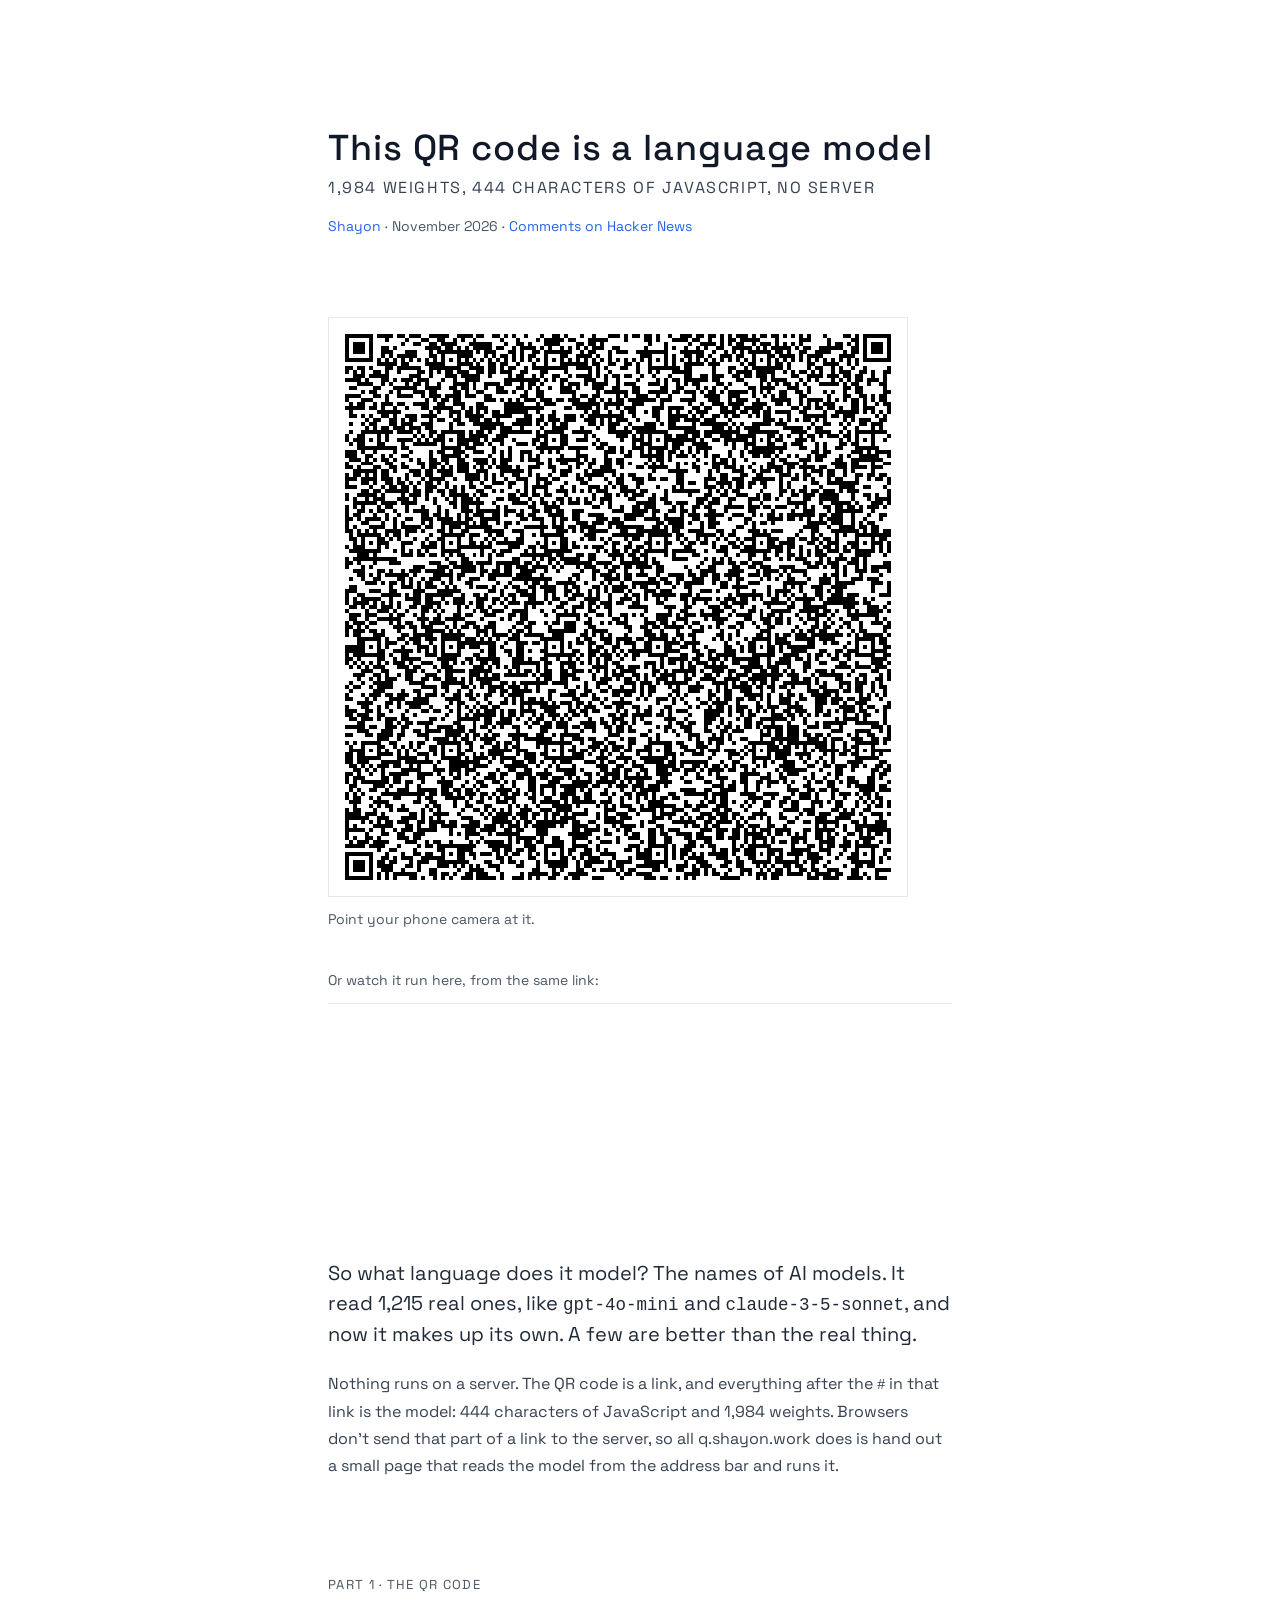
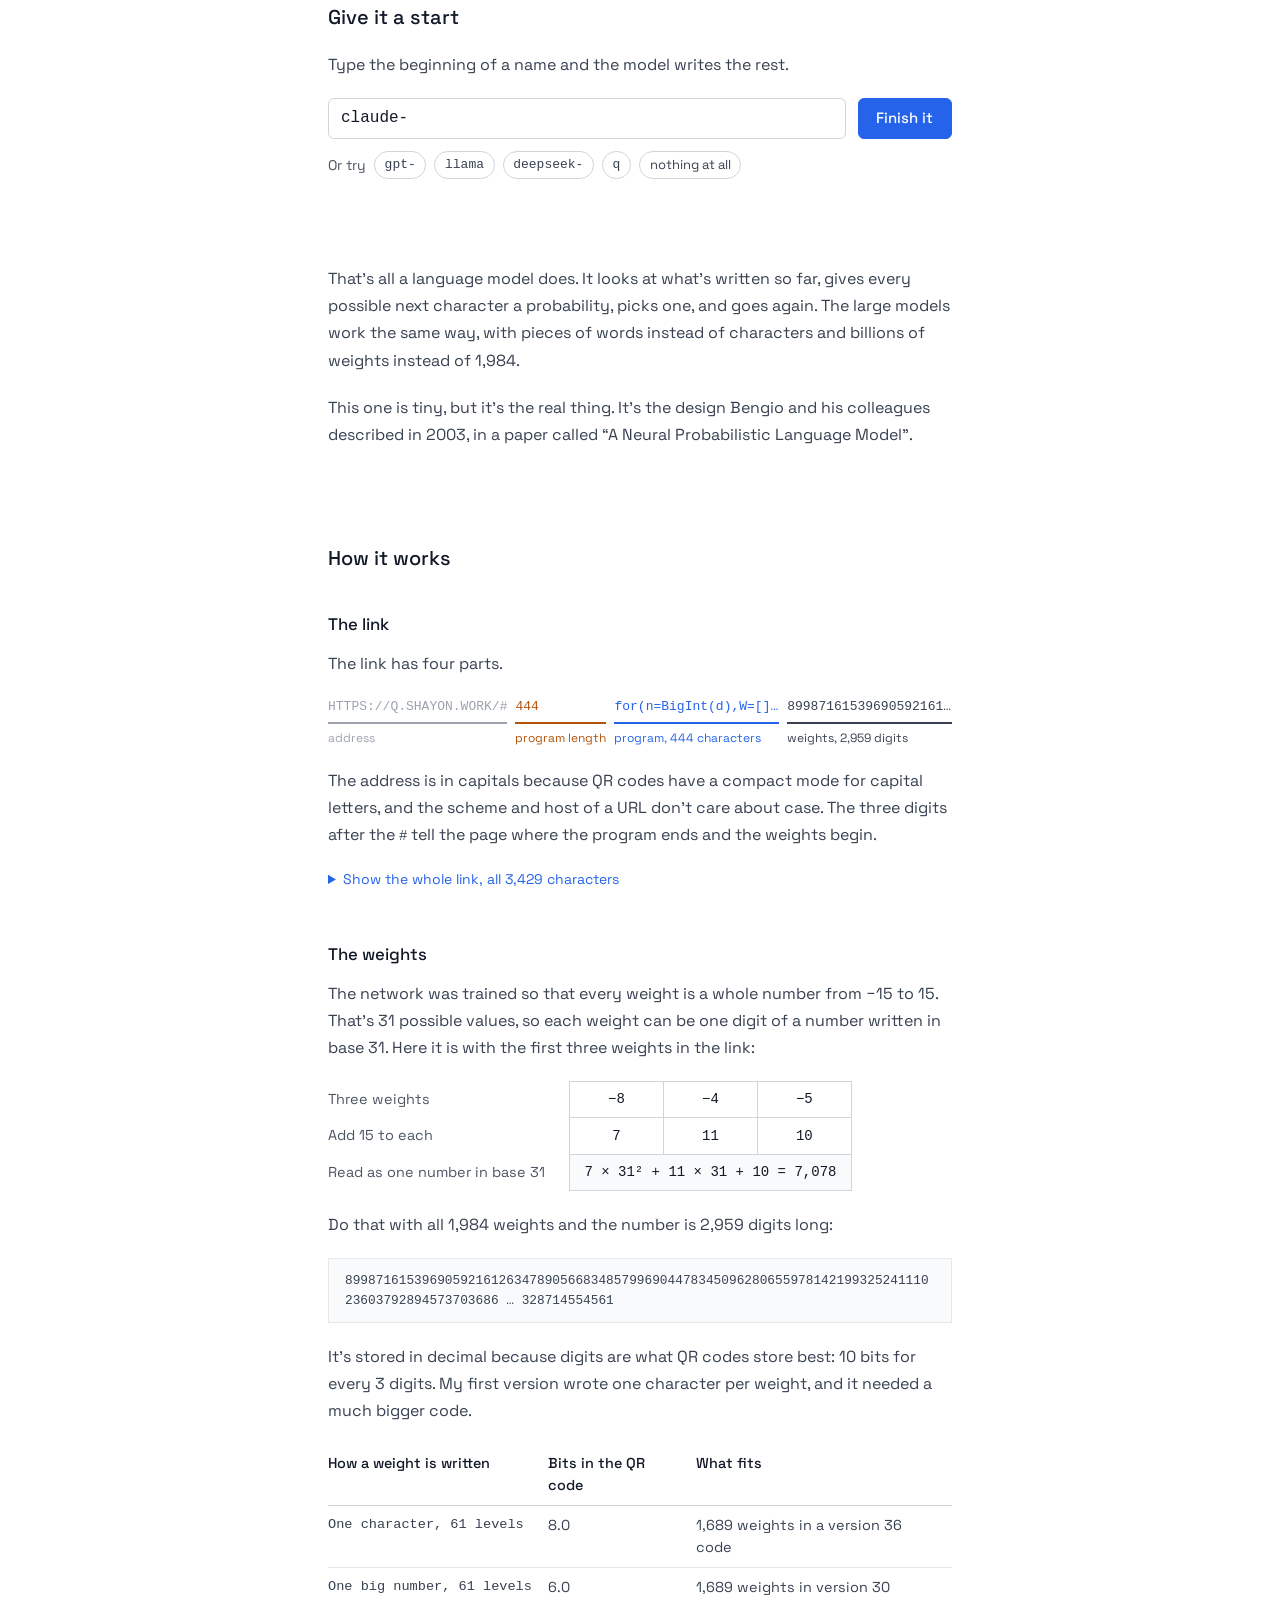
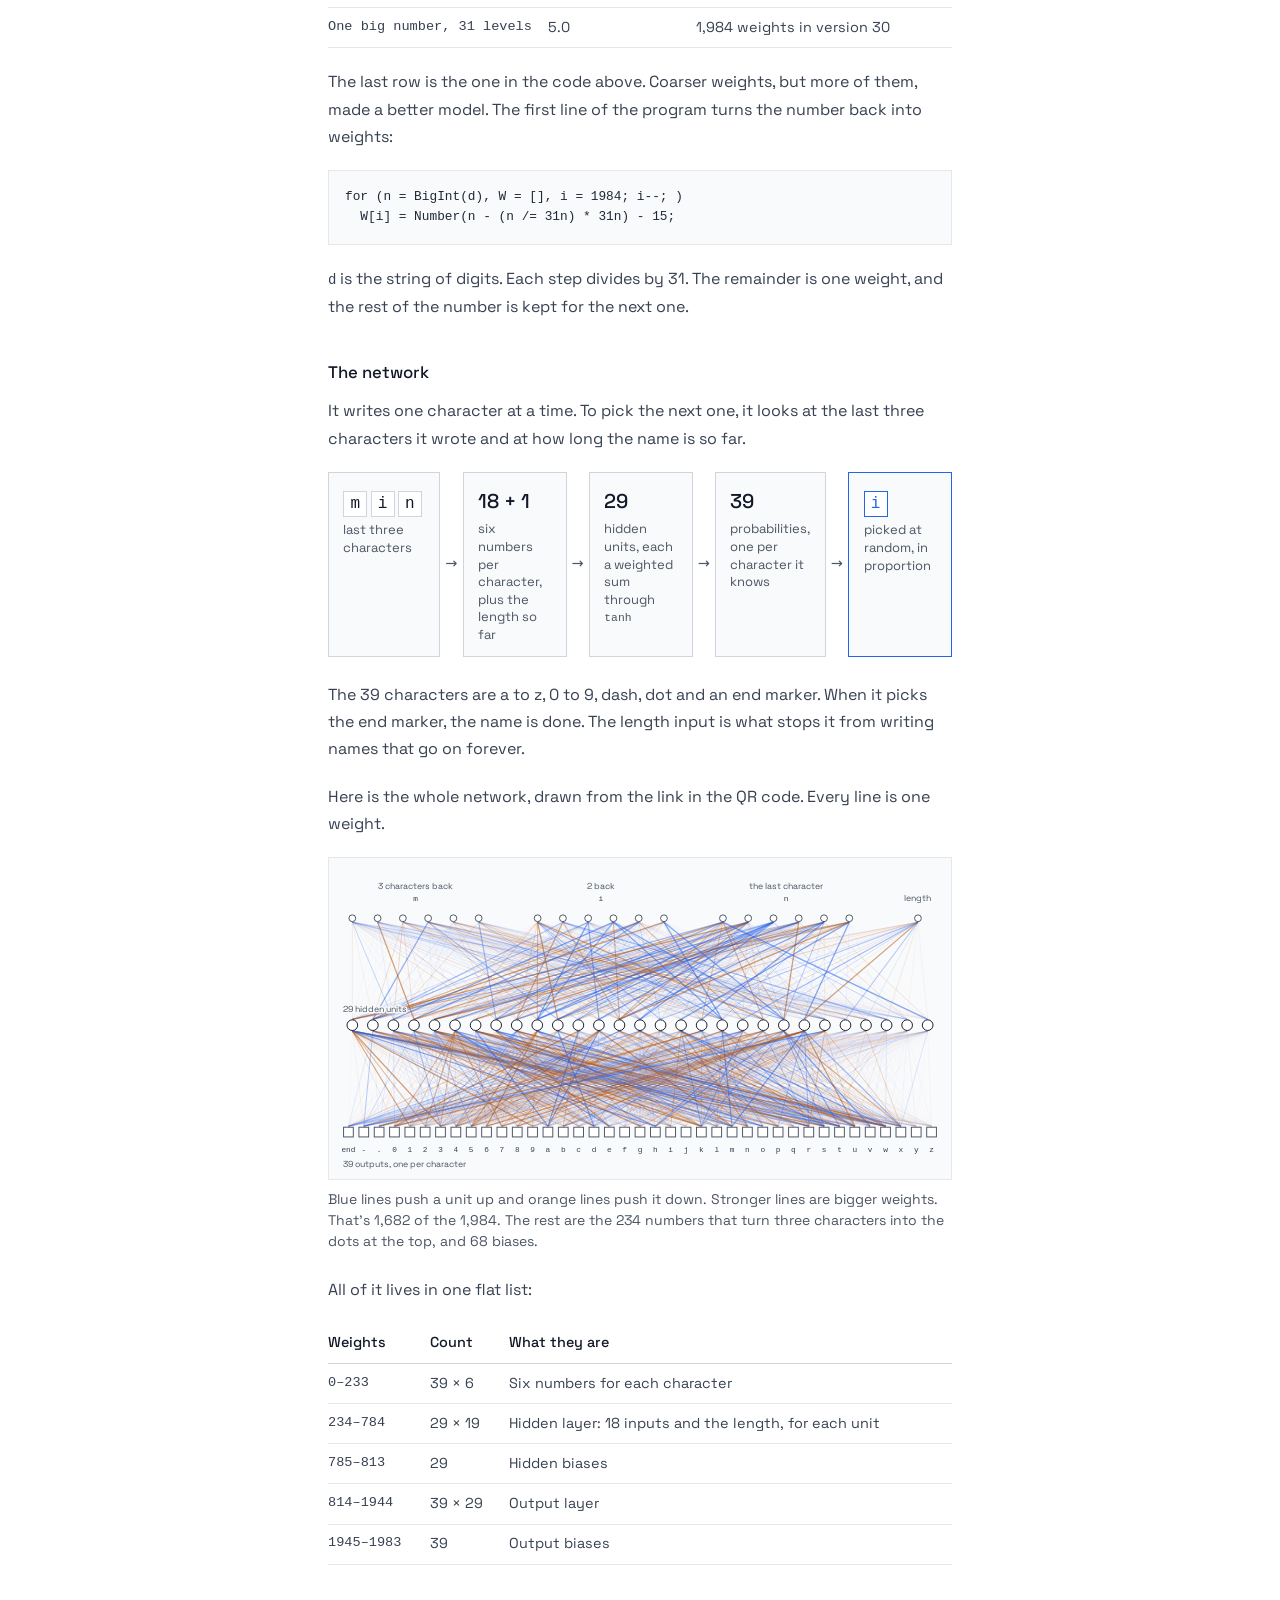
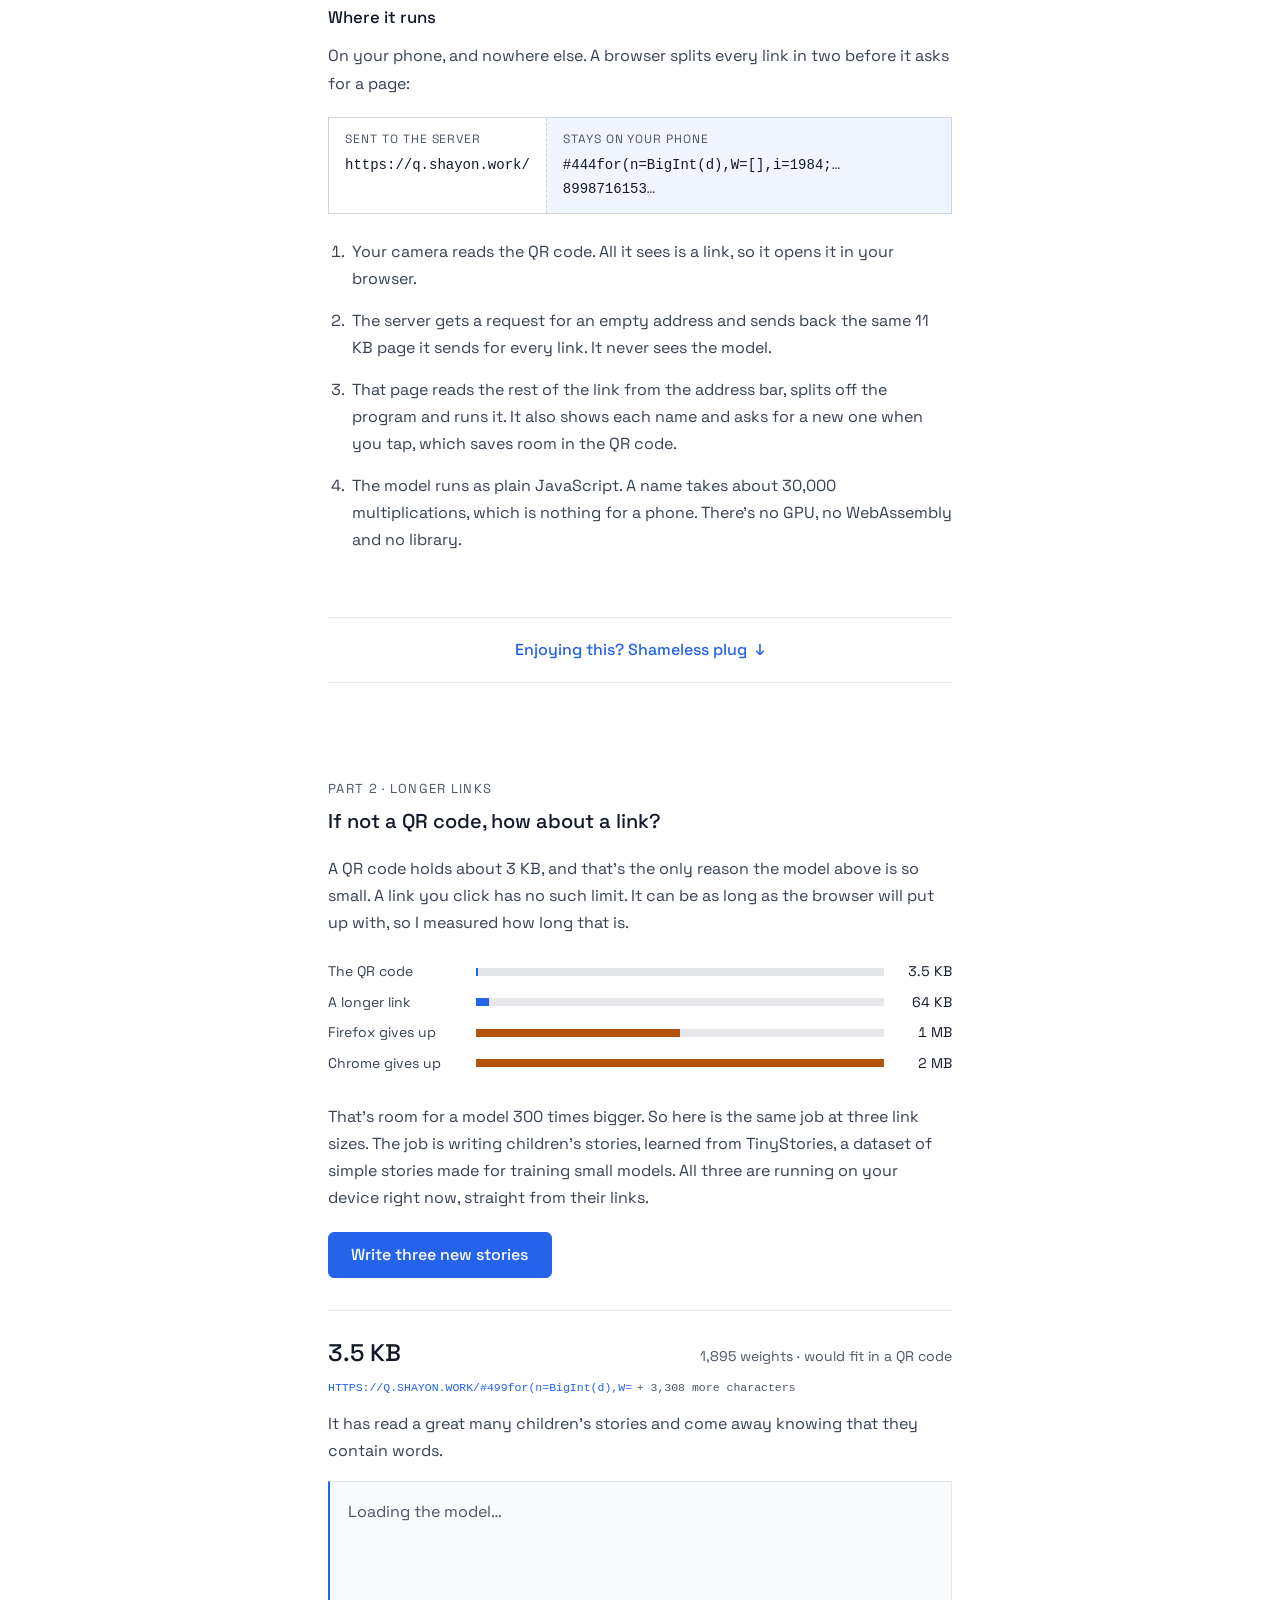
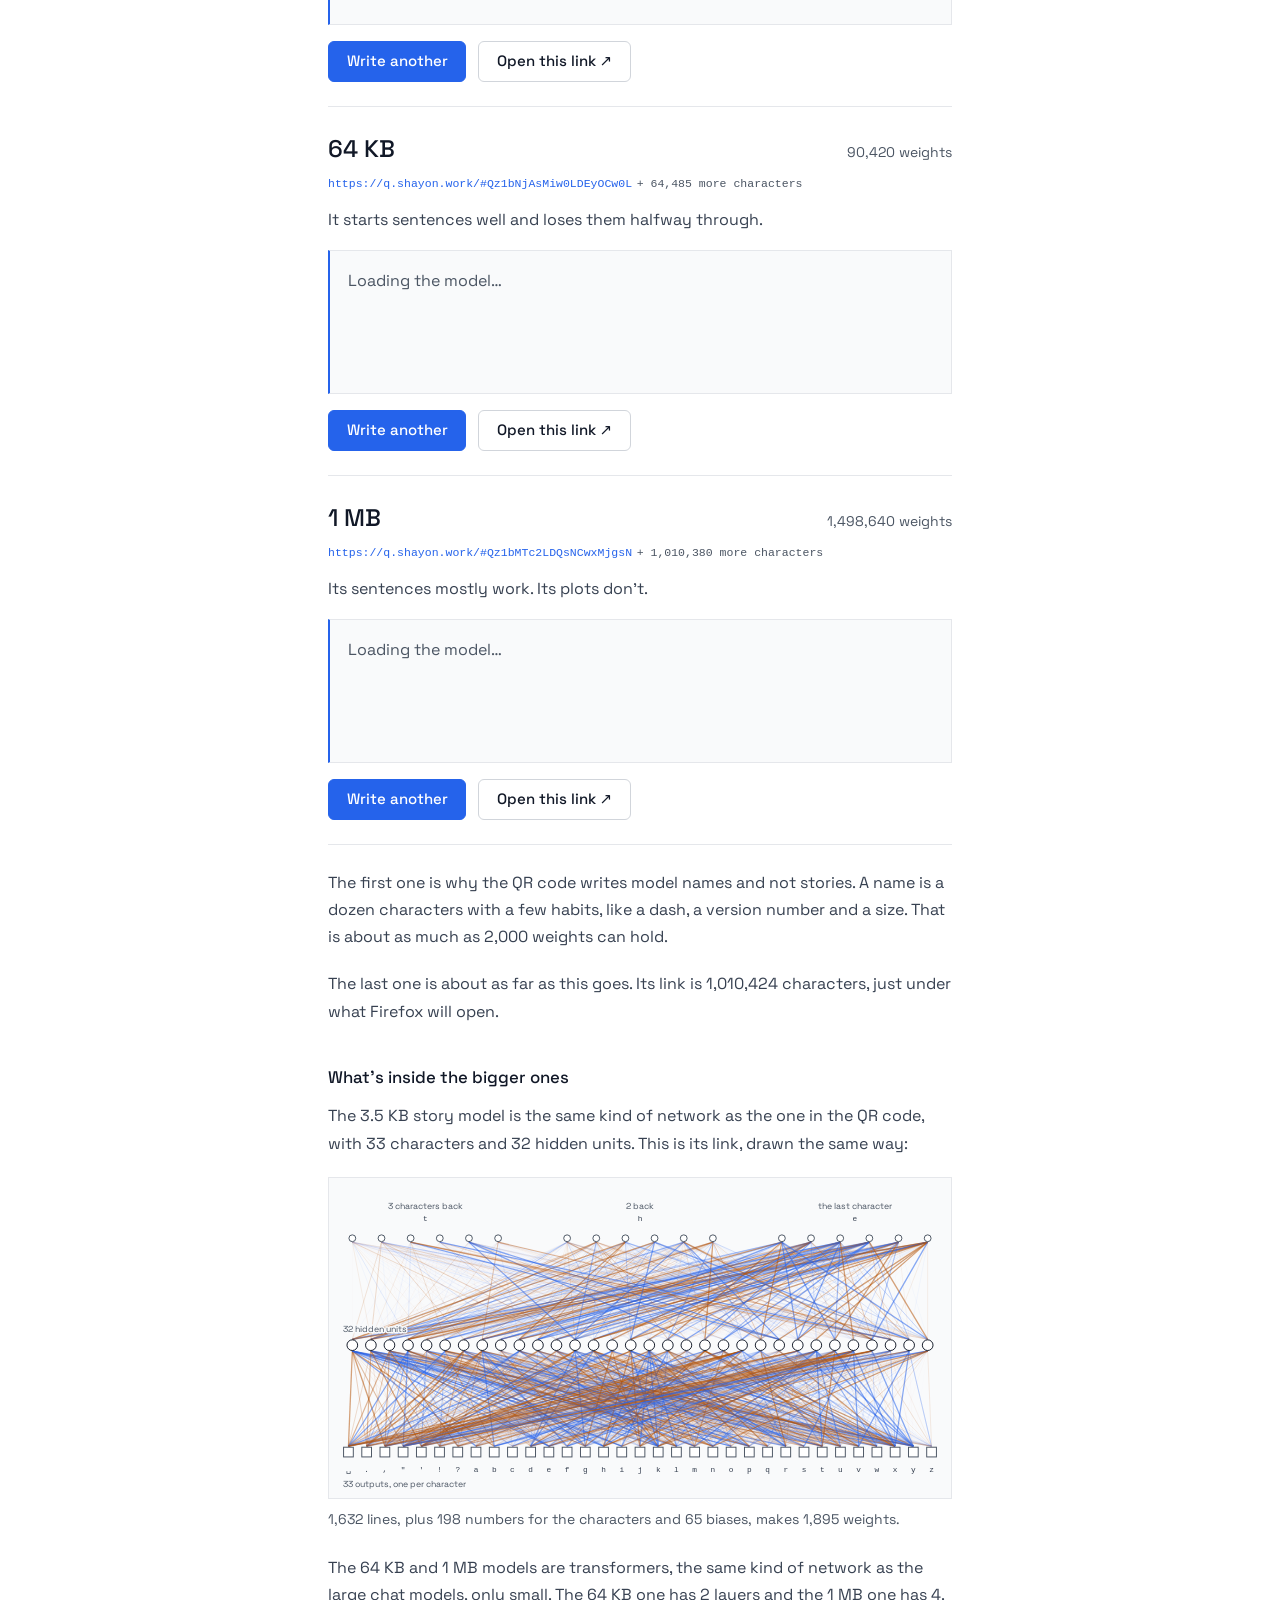
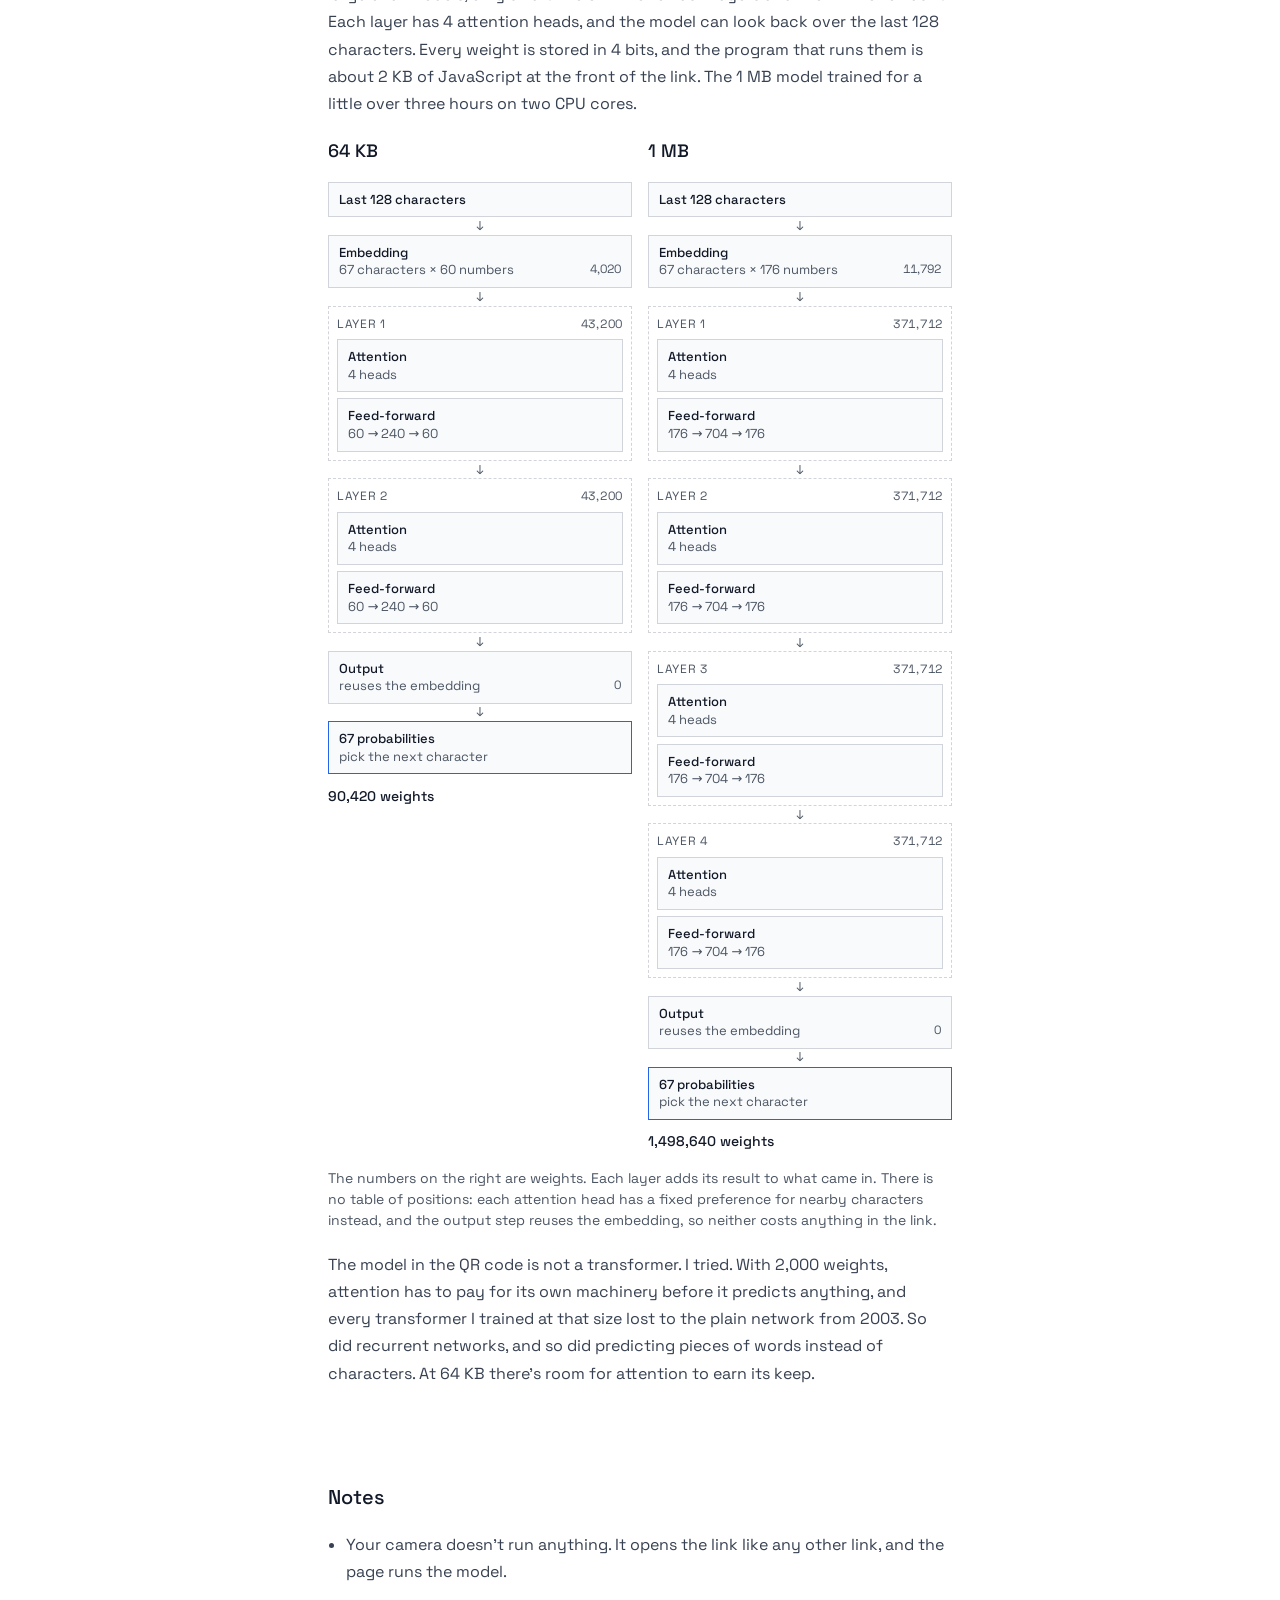
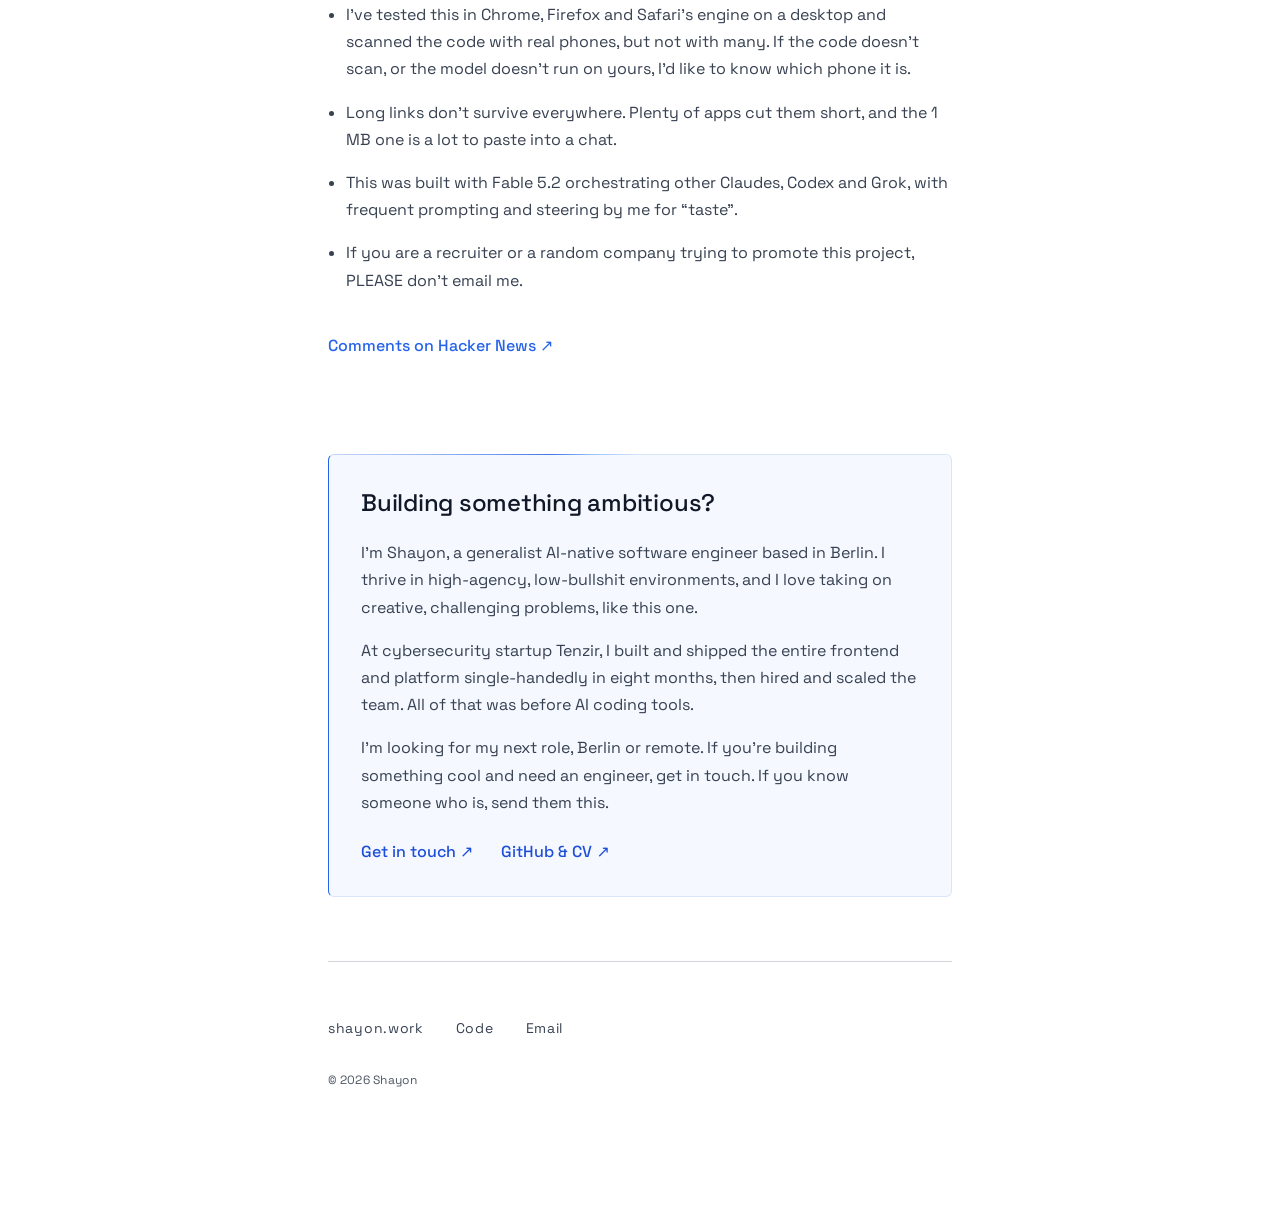
<file: site/index.html>
<!doctype html>
<html lang="en"><head><meta charset="utf-8">
<meta name="viewport" content="width=device-width,initial-scale=1">
<meta name="referrer" content="no-referrer">
<title>A language model in a link</title>
<style>
:root{color-scheme:light dark;font-family:system-ui,sans-serif}
html{padding-bottom:8.5em}
body{margin:0;padding:1.5em 1em}
body.nm{box-sizing:border-box;min-height:calc(100vh - 8.5em);min-height:calc(100svh - 8.5em);text-align:center;display:grid;place-items:center;font:500 clamp(1.5rem,7.5vw,3rem)/1.25 ui-monospace,SFMono-Regular,Menlo,Consolas,monospace;overflow-wrap:anywhere}
body.st{text-align:left;font:18px/1.6 Georgia,serif;max-width:34em;margin:0 auto;padding-top:2em}
#ft{position:fixed;left:0;right:0;bottom:0;padding:.9em .5em calc(.7em + env(safe-area-inset-bottom));font:12px system-ui,sans-serif;text-align:center;background:Canvas;color:GrayText;border-top:1px solid #8884;z-index:2147483647}
#ft a{color:inherit;margin:0 .5em}
#again{display:block;margin:0 auto .8em;padding:.65em 1.4em;font:500 15px system-ui,sans-serif;color:#fff;background:#2563eb;border:0;border-radius:999px;cursor:pointer}
#again:active{background:#1d4ed8}
#src{display:none;text-align:left;max-height:40vh;overflow:auto;white-space:pre-wrap;word-break:break-all;margin:.5em 0 0;color:CanvasText}
</style></head><body>
<noscript>This page runs a tiny language model stored in its own link. It needs JavaScript.</noscript>
<script>
if(!location.hash){
  location.replace(new URL('home/'+(location.protocol==='file:'?'index.html':''),location.href));
}else{
// DEFLATE-FALLBACK:START
// Safari 16.0–16.3 has streams but no DecompressionStream. Keep the
// compatibility decoder in the loader, so historical model URLs stay exact.
function inflateZlib(input) {
  var pos=2, bits=0, count=0, used=0, out=new Uint8Array(32768), limit=16*1024*1024;
  function fail(){throw Error('Invalid or oversized zlib data')}
  if(input.length<6||(input[0]&15)!==8||(input[0]>>4)>7||((input[0]<<8)+input[1])%31||(input[1]&32))fail();
  function read(n){
    while(count<n){if(pos>=input.length-4)fail();bits|=input[pos++]<<count;count+=8}
    var v=bits&((1<<n)-1);bits>>>=n;count-=n;return v;
  }
  function emit(v){
    if(used>=limit)fail();
    if(used===out.length){var next=new Uint8Array(Math.min(limit,out.length*2));next.set(out);out=next}
    out[used++]=v;
  }
  function tree(lengths){
    var counts=Array(16).fill(0),next=Array(16).fill(0),maps=Array.from({length:16},()=>new Map),code=0;
    for(var len of lengths){if(len<0||len>15)fail();counts[len]++}
    counts[0]=0;
    for(var n=1;n<=15;n++){code=(code+counts[n-1])*2;next[n]=code;if(code+counts[n]>(1<<n))fail()}
    lengths.forEach(function(n,symbol){if(!n)return;var c=next[n]++,rev=0;for(var i=0;i<n;i++){rev=rev*2+(c&1);c>>>=1}maps[n].set(rev,symbol)});
    return maps;
  }
  function symbol(t){var c=0;for(var n=1;n<=15;n++){c|=read(1)<<(n-1);if(t[n].has(c))return t[n].get(c)}fail()}
  var lb=[3,4,5,6,7,8,9,10,11,13,15,17,19,23,27,31,35,43,51,59,67,83,99,115,131,163,195,227,258],
      le=[0,0,0,0,0,0,0,0,1,1,1,1,2,2,2,2,3,3,3,3,4,4,4,4,5,5,5,5,0],
      db=[1,2,3,4,5,7,9,13,17,25,33,49,65,97,129,193,257,385,513,769,1025,1537,2049,3073,4097,6145,8193,12289,16385,24577],
      de=[0,0,0,0,1,1,2,2,3,3,4,4,5,5,6,6,7,7,8,8,9,9,10,10,11,11,12,12,13,13];
  var final=0;
  while(!final){
    final=read(1);var type=read(2),lit,dist;
    if(type===0){
      bits=count=0;var size=read(16);if((size^read(16))!==65535)fail();
      while(size--)emit(read(8));continue;
    }
    if(type===1){lit=tree(Array.from({length:288},(_,i)=>i<144?8:i<256?9:i<280?7:8));dist=tree(Array(32).fill(5))}
    else if(type===2){
      var nl=read(5)+257,nd=read(5)+1,nc=read(4)+4,cl=Array(19).fill(0),order=[16,17,18,0,8,7,9,6,10,5,11,4,12,3,13,2,14,1,15];
      for(var j=0;j<nc;j++)cl[order[j]]=read(3);
      var ct=tree(cl),lengths=[];
      while(lengths.length<nl+nd){
        var v=symbol(ct),repeat=1;
        if(v===16){if(!lengths.length)fail();v=lengths[lengths.length-1];repeat=read(2)+3}
        else if(v===17){v=0;repeat=read(3)+3}
        else if(v===18){v=0;repeat=read(7)+11}
        if(lengths.length+repeat>nl+nd)fail();while(repeat--)lengths.push(v);
      }
      if(!lengths[256])fail();lit=tree(lengths.slice(0,nl));dist=tree(lengths.slice(nl));
    }else fail();
    for(;;){
      var v=symbol(lit);if(v<256){emit(v);continue}if(v===256)break;
      if(v>285)fail();var length=lb[v-257]+read(le[v-257]),ds=symbol(dist);
      if(ds>29)fail();var distance=db[ds]+read(de[ds]);if(distance>used)fail();
      while(length--)emit(out[used-distance]);
    }
  }
  if(pos!==input.length-4)fail();
  var a=1,b=0;for(var i=0;i<used;i++){a=(a+out[i])%65521;b=(b+a)%65521}
  var end=input.length-4,check=((input[end]*16777216)+(input[end+1]<<16)+(input[end+2]<<8)+input[end+3])>>>0;
  if(((b<<16|a)>>>0)!==check)fail();
  return out.slice(0,used);
}
if(typeof globalThis.DecompressionStream==='undefined'){
  globalThis.DecompressionStream=class {
    constructor(format){
      if(format!=='deflate')throw Error('Only zlib/deflate is supported by this compatibility decoder');
      var chunks=[],size=0;
      return new TransformStream({transform(chunk){size+=chunk.length;if(size>2200000)throw Error('Compressed model too large');chunks.push(chunk)},flush(controller){var data=new Uint8Array(size),i=0;for(var chunk of chunks){data.set(chunk,i);i+=chunk.length}controller.enqueue(inflateZlib(data))}});
    }
  };
}
// DEFLATE-FALLBACK:END
// Both /#base64url(program).data and /#NNNraw-programdata; see README.md.
(function(){
  var h=location.hash.slice(1), p, d, ft, src, raw;
  function msg(t){document.body.style.textAlign='center';document.body.innerHTML='<p>'+t+'</p><p><a href="/home/">What is this?</a></p>'}
  try{
    // Browsers escape raw fragment characters. Decode exactly once, before slicing.
    if(h.length>6600000)throw Error('fragment too long');
    h=decodeURIComponent(h);
    if(h.length>2200000)throw Error('fragment too long');
    raw=/^\d{3}/.test(h);
    if(raw){
      var n=+h.slice(0,3);
      if(!n||h.length<=n+3)throw Error('invalid program length');
      p=h.slice(3,3+n);d=h.slice(3+n);
      if(!/^[0-9]+$/.test(d))throw Error('invalid numeric weights');
    }else{
      var i=h.indexOf('.');
      if(i<1){msg('This link carries no model. A model link looks like <code>/#program.weights</code>.');}
      else{
        if(!/^[A-Za-z0-9_=-]+$/.test(h.slice(0,i)))throw Error('invalid base64url');
        p=h.slice(0,i).replace(/-/g,'+').replace(/_/g,'/');
        p=new TextDecoder('utf-8',{fatal:true}).decode(Uint8Array.from(atob(p+'==='.slice((p.length+3)%4)),function(c){return c.charCodeAt(0)}));
        d=h.slice(i+1);
      }
    }
  }catch(e){p=null;msg('This link looks damaged (invalid program encoding or length).')}
  // Outside <body>: model programs may replace body.innerHTML / innerText.
  ft=document.createElement('div');ft.id='ft';
  ft.innerHTML='<button id=again type=button>Write another</button>Everything here came from the link and runs on your device. '+
    '<a href="/home/">What is this?</a><a href="#" id=vs>View source</a><a href="/home/#hire">Hire me</a><pre id=src></pre>';
  document.documentElement.appendChild(ft);
  src=ft.querySelector('#src');
  src.textContent=p?'// program ('+new TextEncoder().encode(p).length+' bytes), run with d = '+d.length+' data characters\n'+p:'(no program)';
  ft.onclick=function(e){e.stopPropagation();if(e.target.id=='again'&&typeof window.onclick==='function')window.onclick(e);if(e.target.id=='vs'){e.preventDefault();src.style.display=src.style.display=='block'?'none':'block'}};
  addEventListener('hashchange',function(){location.reload()});
  var state=window.__linkModel={generation:1,complete:false,first_output_ms:null}, last='';
  function report(){
    var text=document.body.innerText.trim(), streaming=text.endsWith('_');
    if(!text&&document.body.querySelector('script'))return;
    if(text&&state.first_output_ms===null)state.first_output_ms=performance.now();
    state.text=streaming?text.slice(0,-1):text;state.complete=!streaming;
    if(state.complete&&state.completed_ms==null)state.completed_ms=performance.now();
    var key=state.generation+':'+state.complete+':'+text;
    if(key===last)return;last=key;
    if(parent!==window)parent.postMessage({type:'link-model-output',text:state.text,complete:state.complete,generation:state.generation},'*');
  }
  new MutationObserver(report).observe(document.body,{subtree:true,childList:true,characterData:true});
  addEventListener('message',function(e){
    if(e.source!==parent||parent===window||!e.data||e.data.type!=='link-model-generate')return;
    state.generation++;state.complete=false;state.completed_ms=null;
    if(e.data.trace&&raw)return trace(e.data.force||[]);
    if(typeof window.onclick==='function')window.onclick(new MouseEvent('click'));
    else{var button=document.querySelector('[data-generate],#generate,button');if(button)button.click()}
  });
  // For the launch page: run the program once, optionally forcing its first
  // choices, and report the probabilities it had at each Math.random() call.
  // Numeric programs leave those in the global `p`.
  function trace(force){
    var steps=[], rnd=Math.random;
    Math.random=function(){
      var q=window.p, t=0, s=0, i, c, v, r;
      if(!Array.isArray(q)||steps.length>200)return rnd();
      for(i=0;i<q.length;i++)t+=q[i];
      c=force[steps.length];
      if(c>=0&&c<q.length){for(i=0;i<c;i++)s+=q[i];v=(s+q[c]/2)/t}else v=rnd();
      for(r=v*t,c=0;(r-=q[c])>0;c++);
      steps.push({i:c,p:q.map(function(x){return Math.round(x/t*1e4)/1e4})});
      return v;
    };
    try{window.onclick(new MouseEvent('click'))}finally{Math.random=rnd}
    parent.postMessage({type:'link-model-trace',steps:steps,text:document.body.textContent,generation:state.generation},'*');
  }
  function initFailed(error){msg('The program in this link failed to initialise. The link may be damaged.');state.error=String(error);report()}
  addEventListener('unhandledrejection',function(e){e.preventDefault();initFailed(e.reason)});
  if(p){window.d=d;try{
    var result=(0,eval)(p); // Indirect, non-strict eval: the numeric QR uses with(Math).
    // Async payloads return their initialisation promise. Handle it immediately:
    // older Firefox can still report it despite unhandledrejection.preventDefault().
    if(result&&typeof result.then==='function')Promise.resolve(result).catch(initFailed);
    if(raw)(window.onclick=function(){var t=g();document.body.className=t.length>60?'st':'nm';document.body.textContent=t})();
    report();
  }catch(e){msg('The program in this link failed: '+String(e).replace(/</g,'&lt;'))}}
})();
}
</script>
</body></html>
</file>
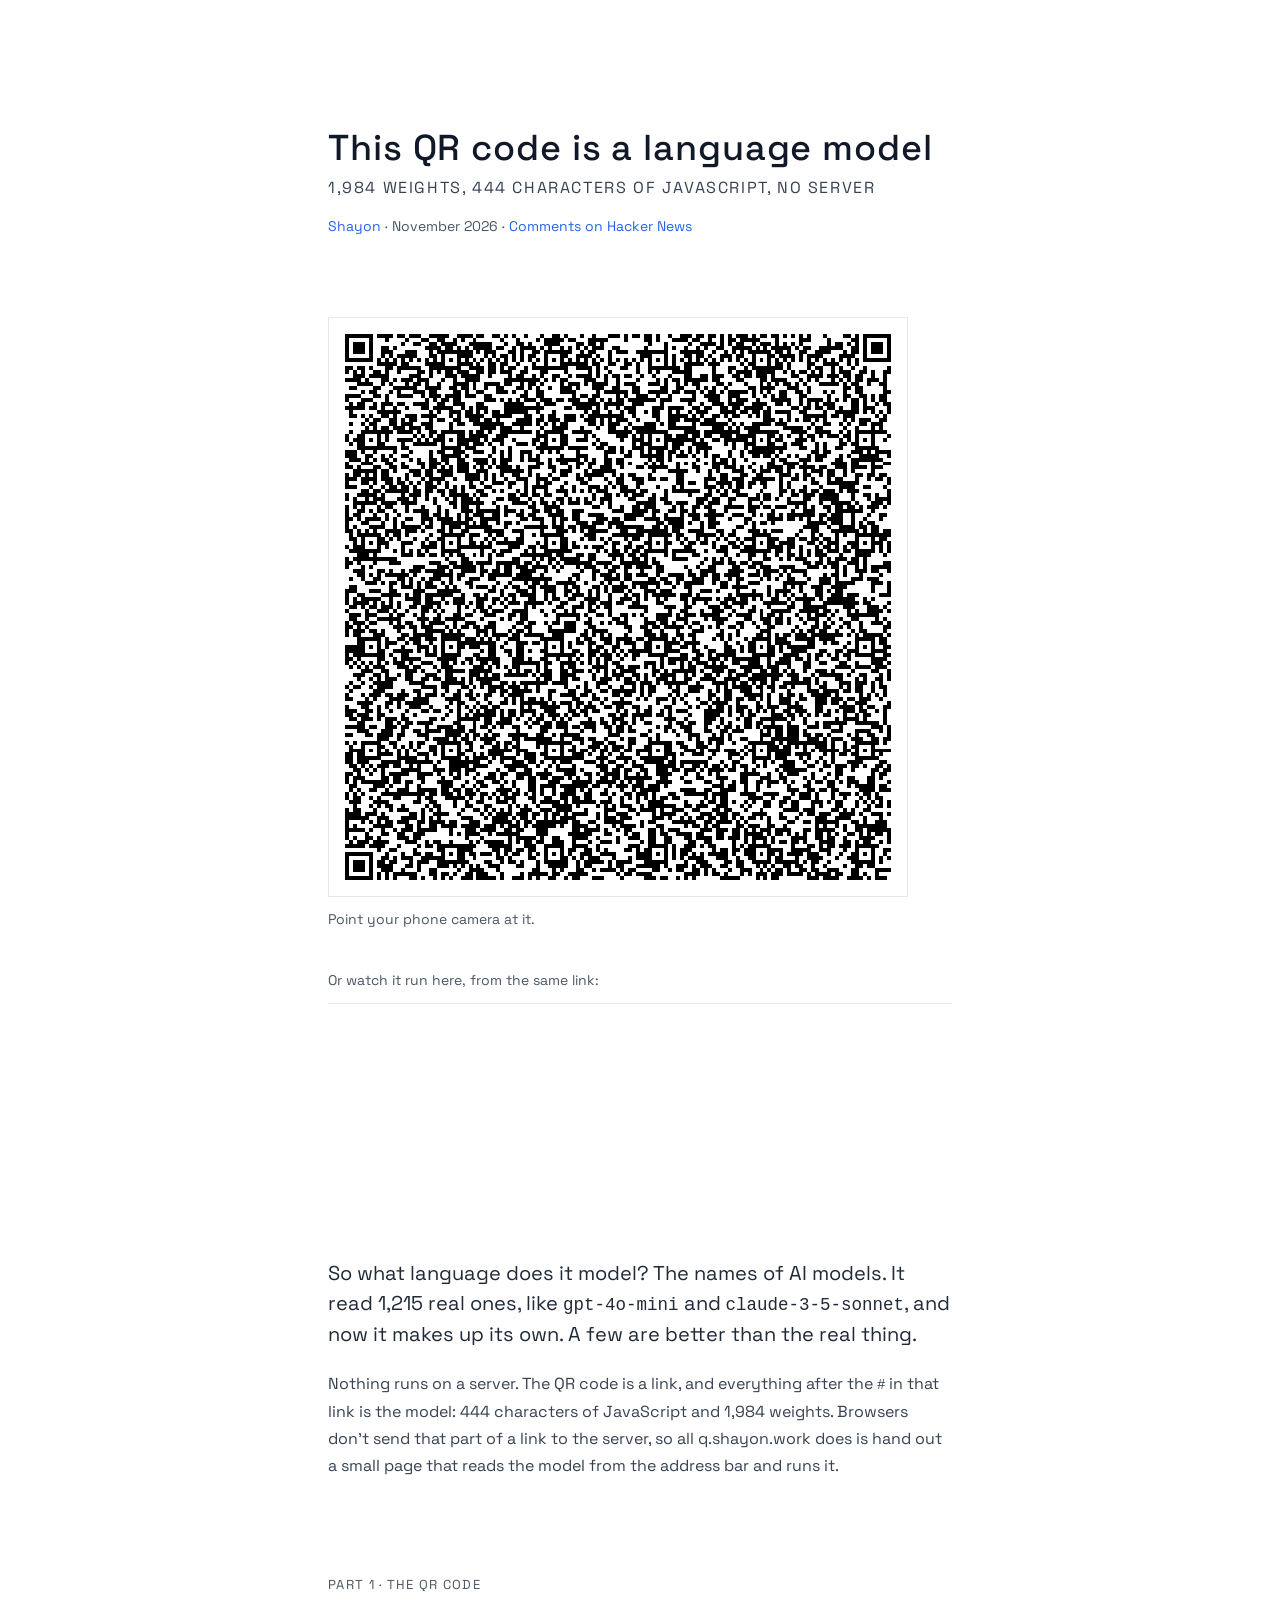
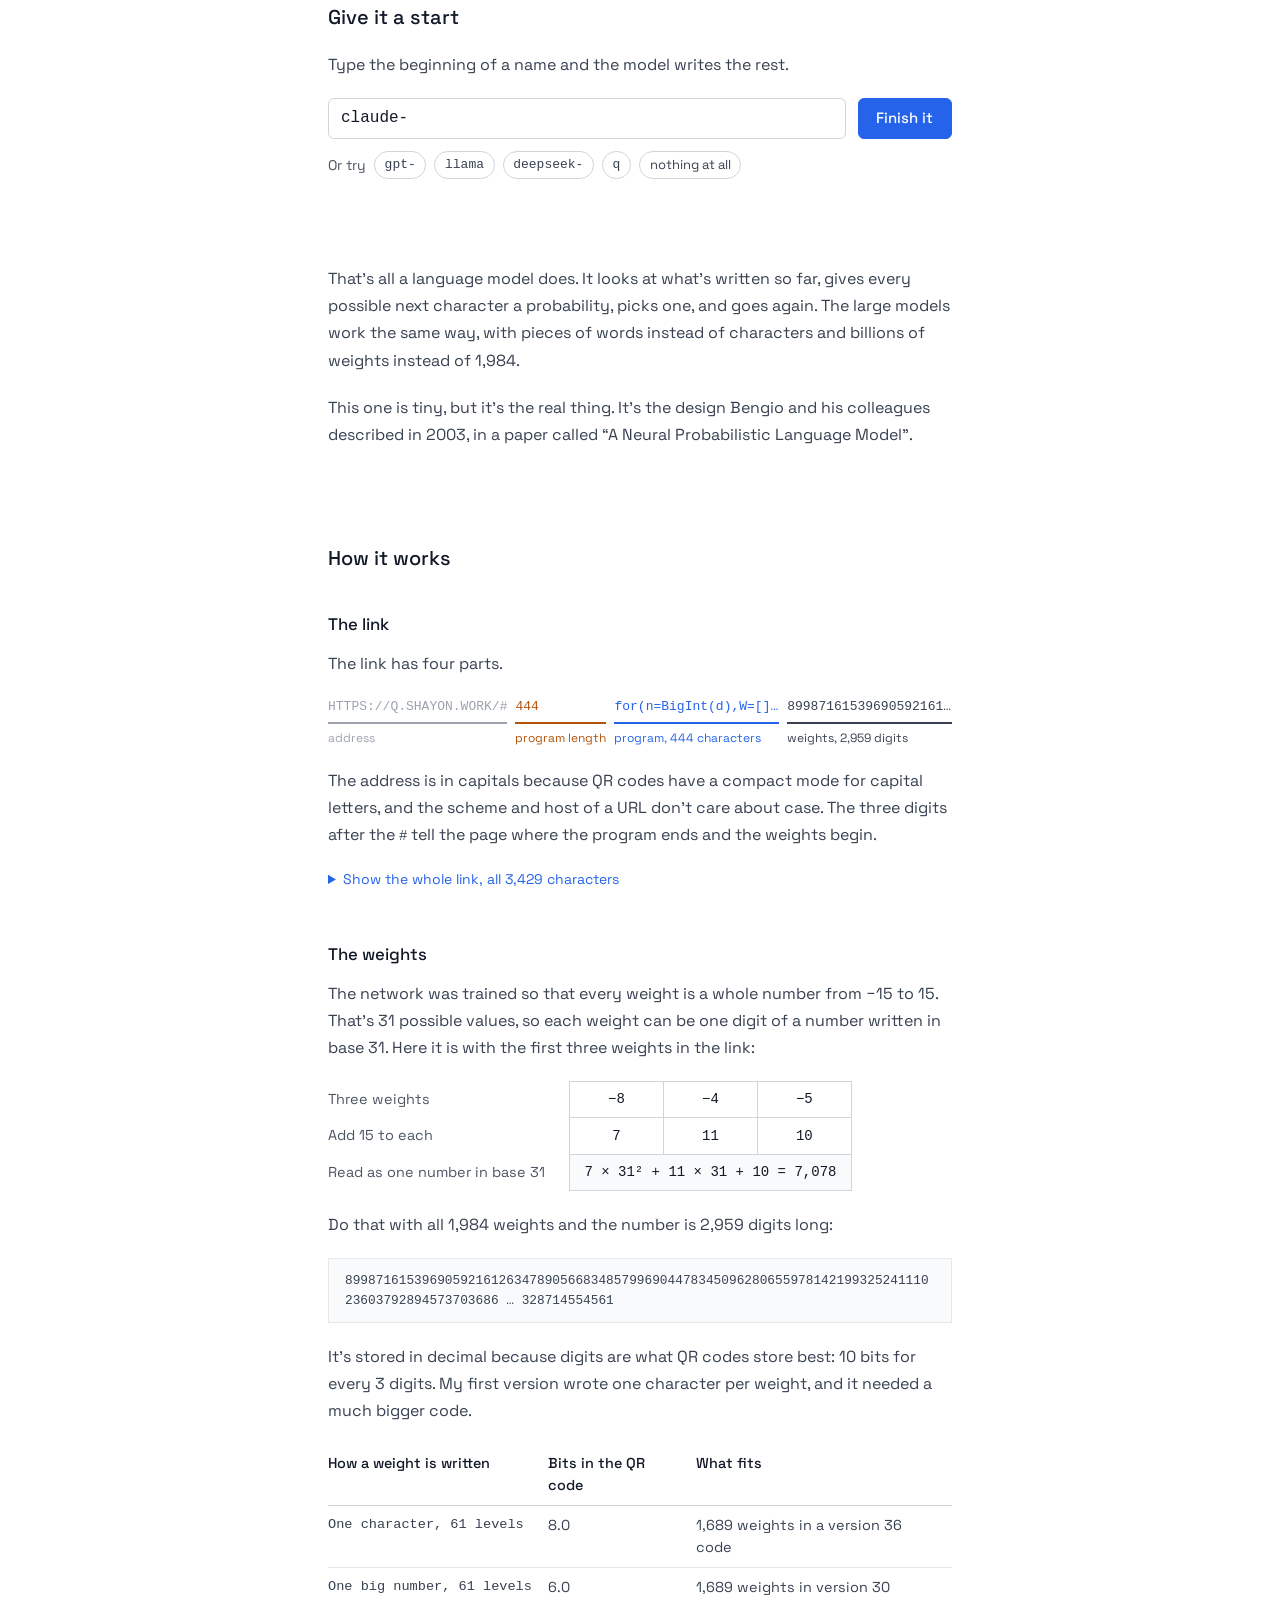
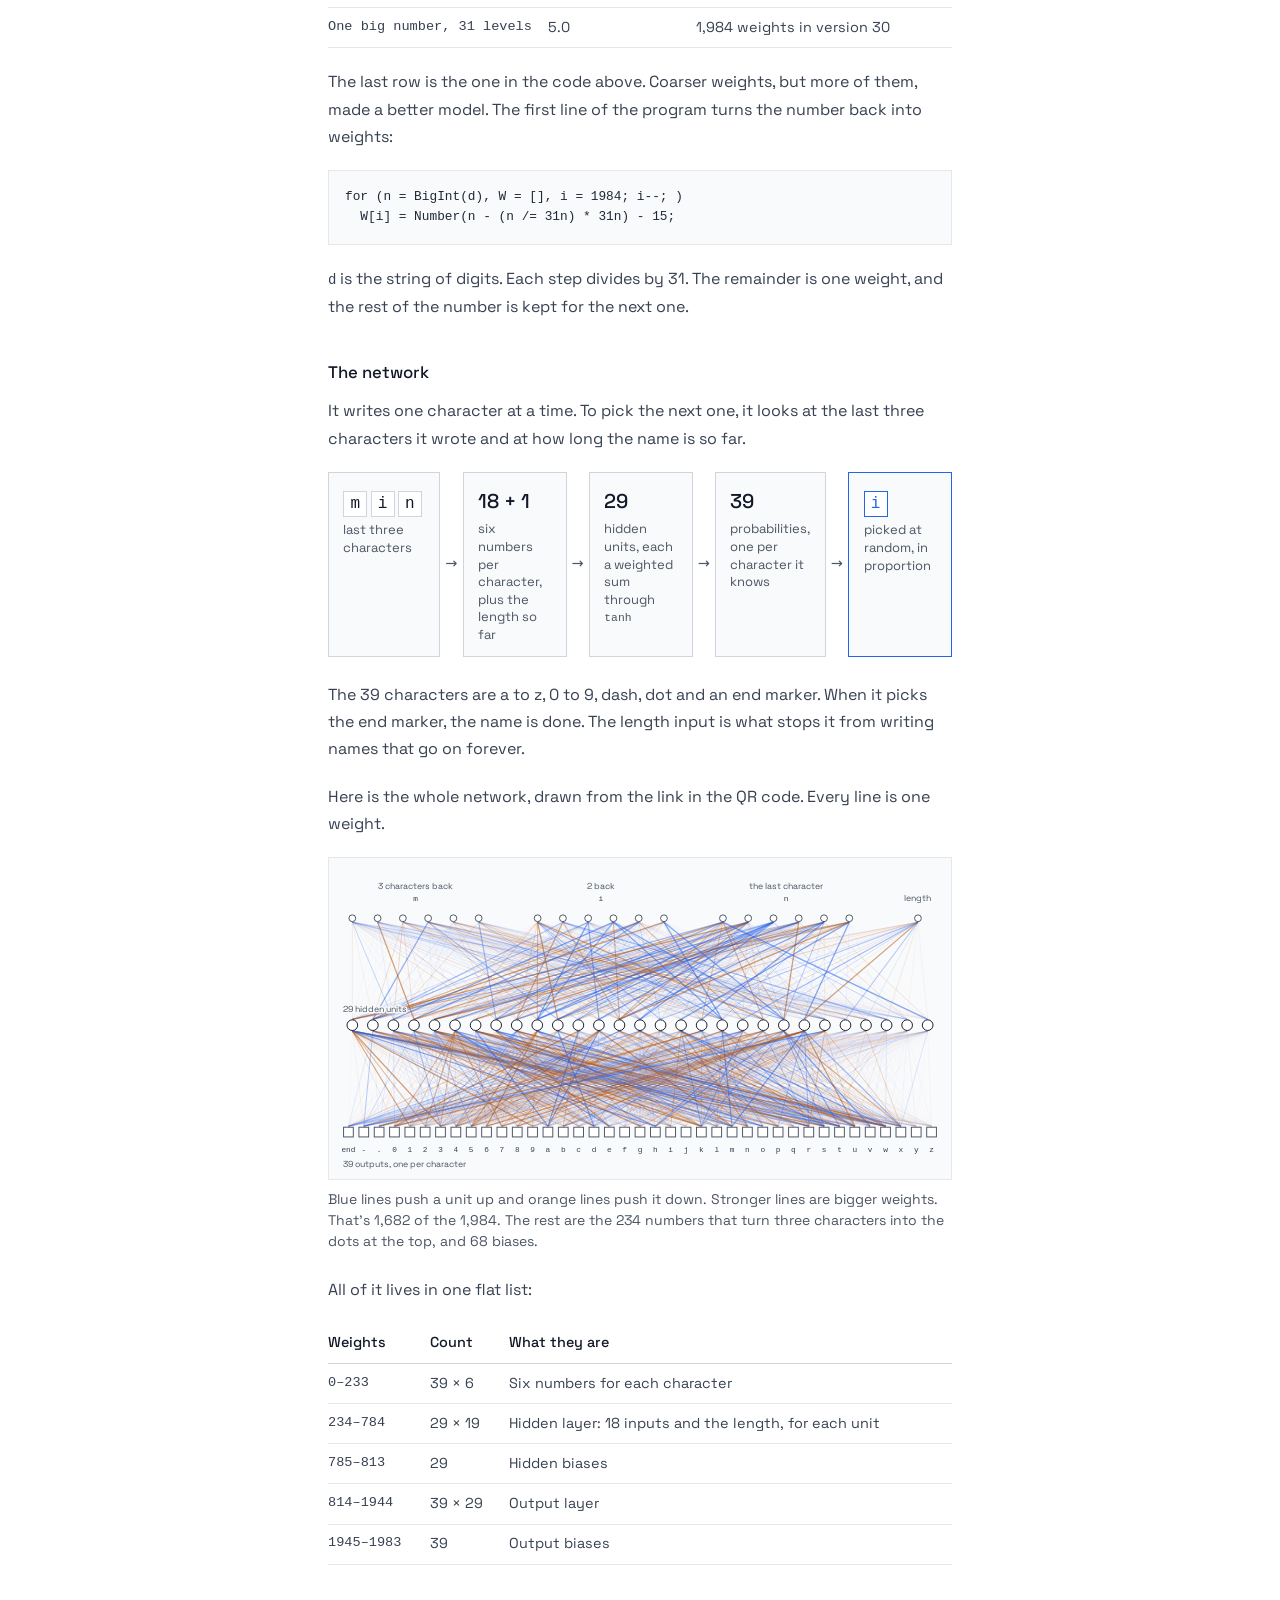
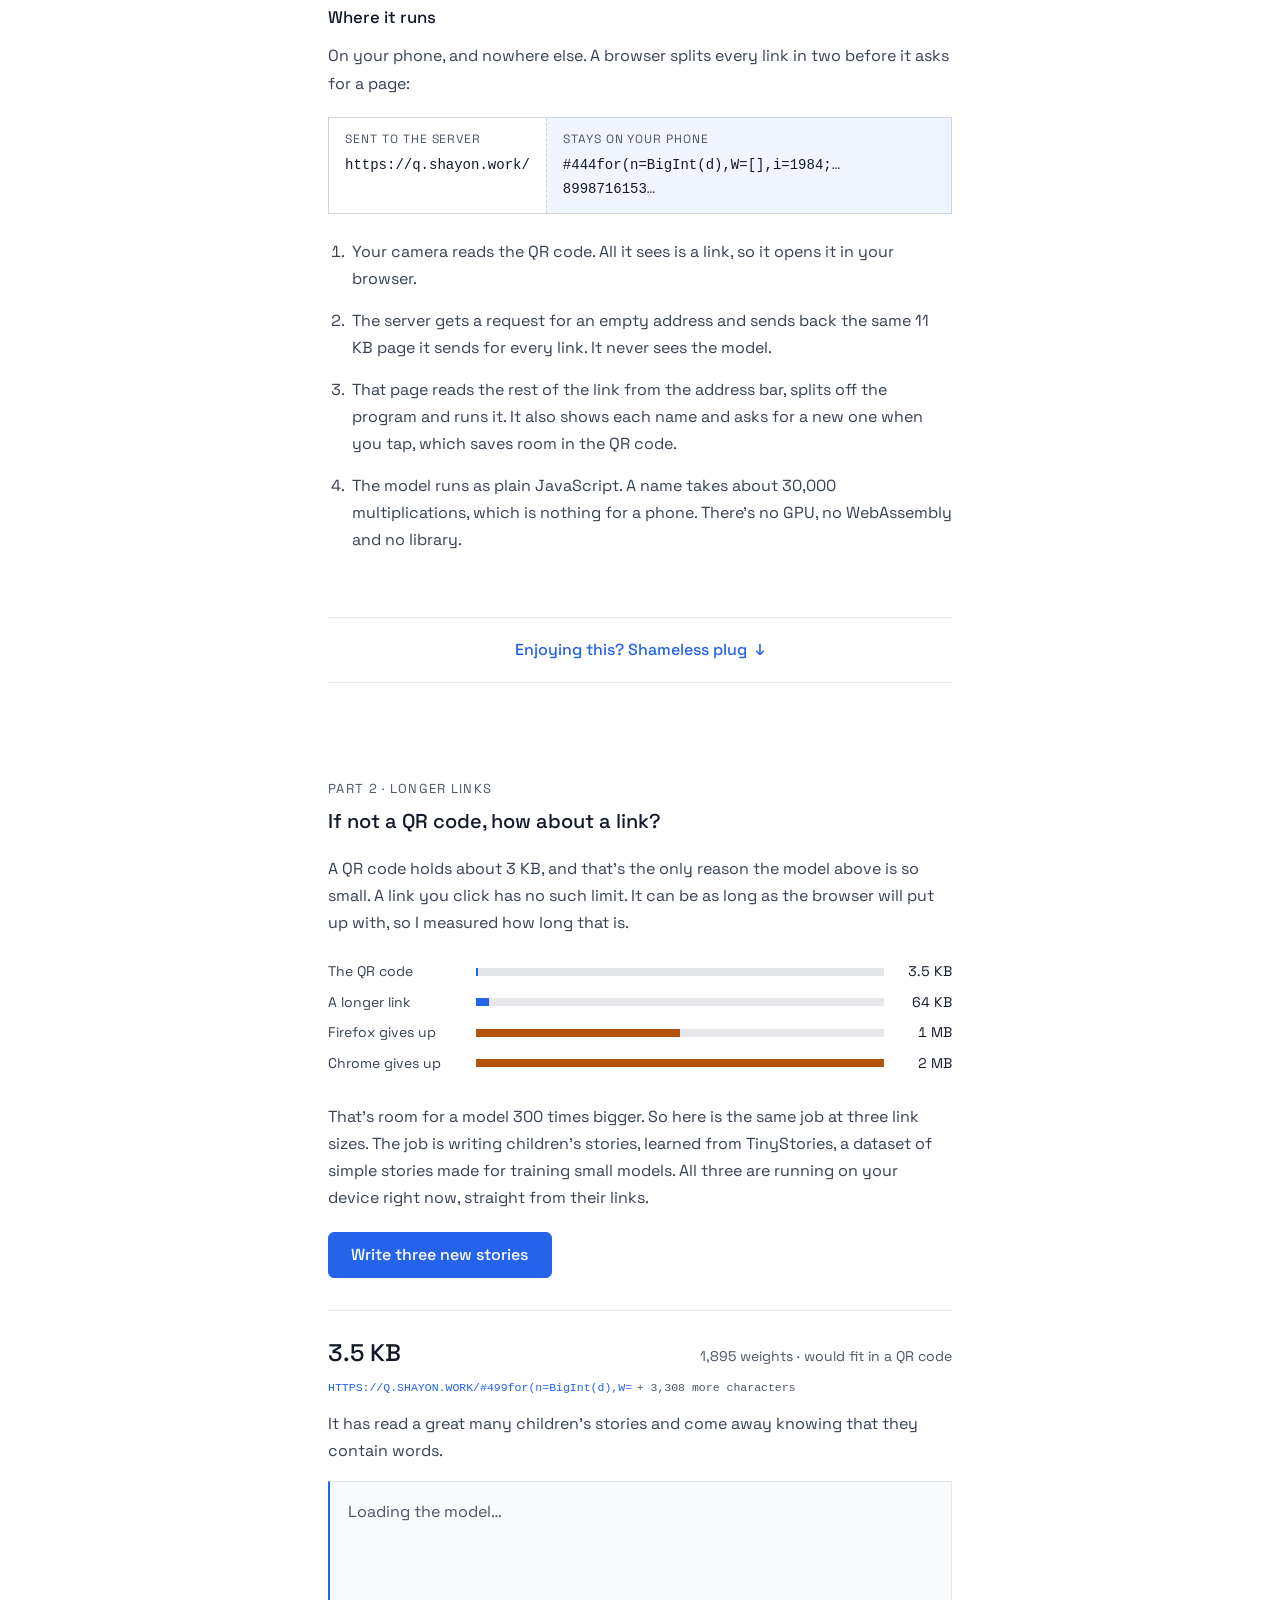
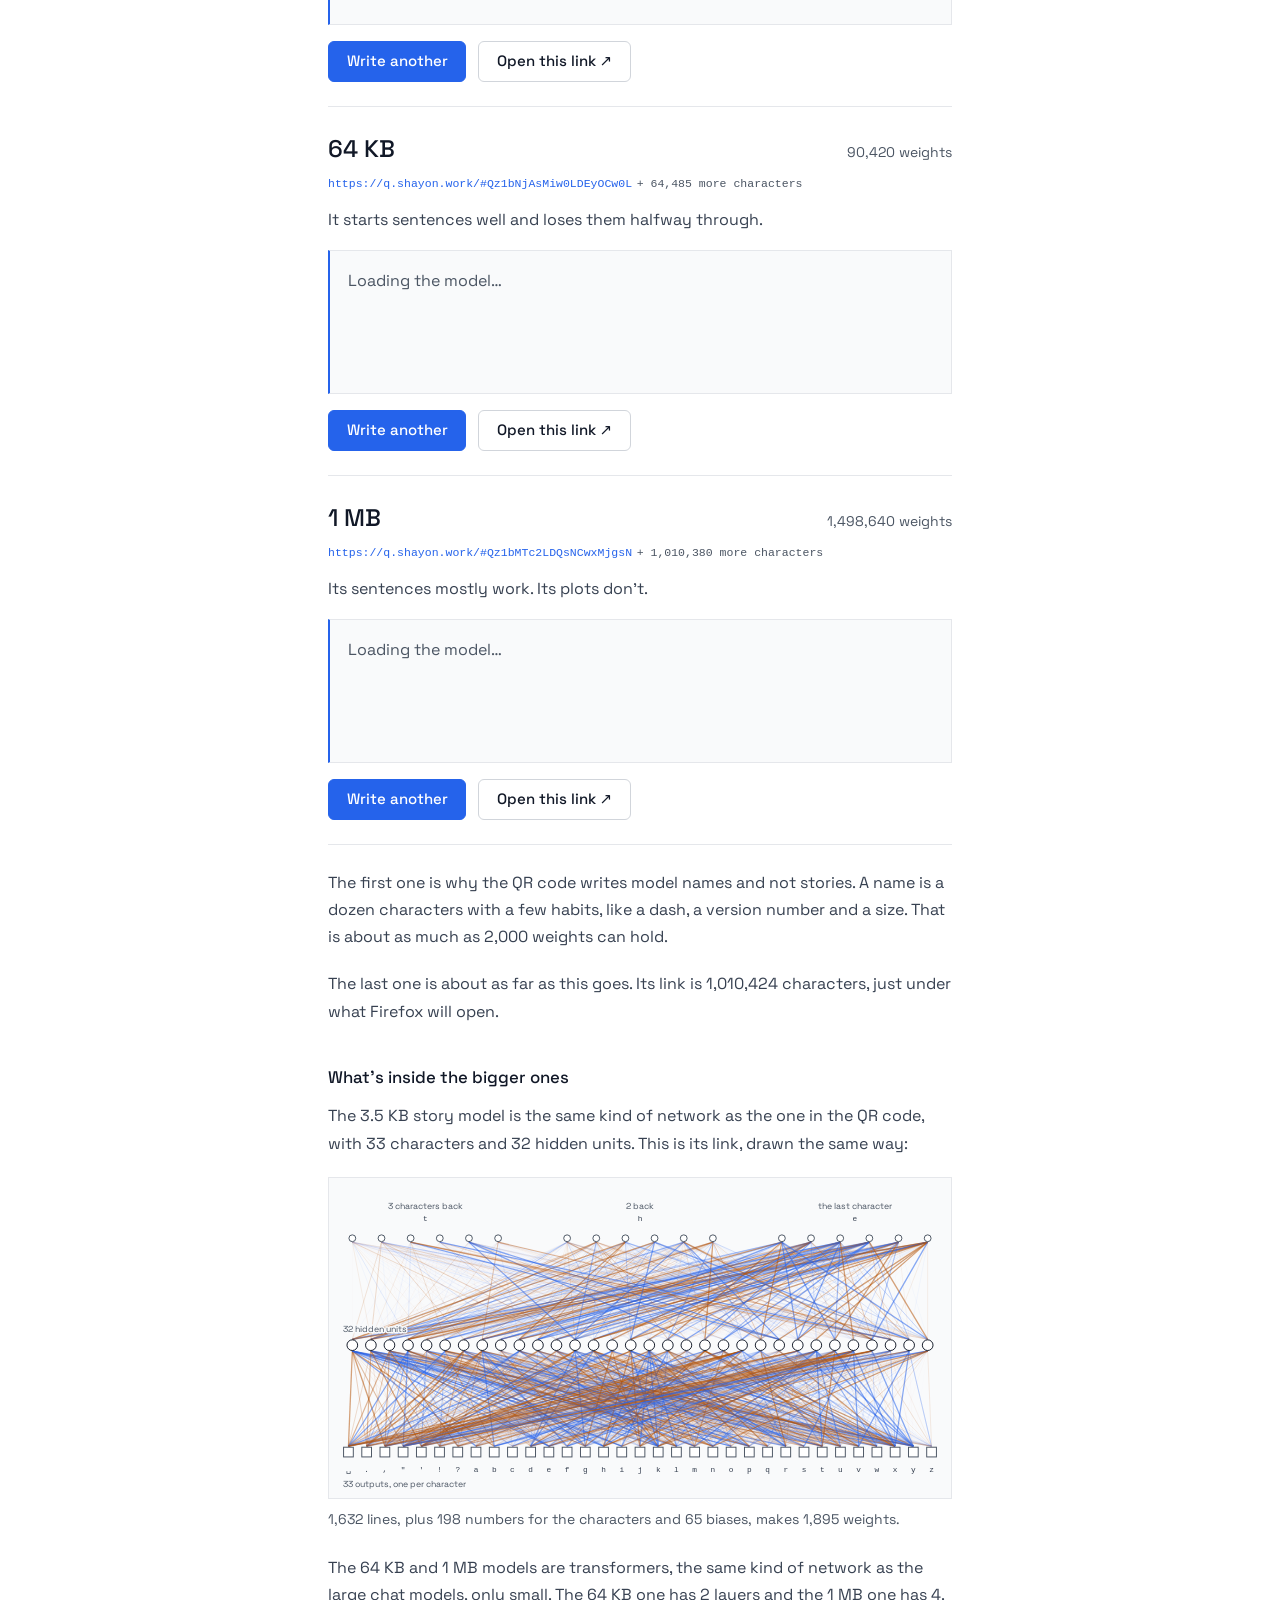
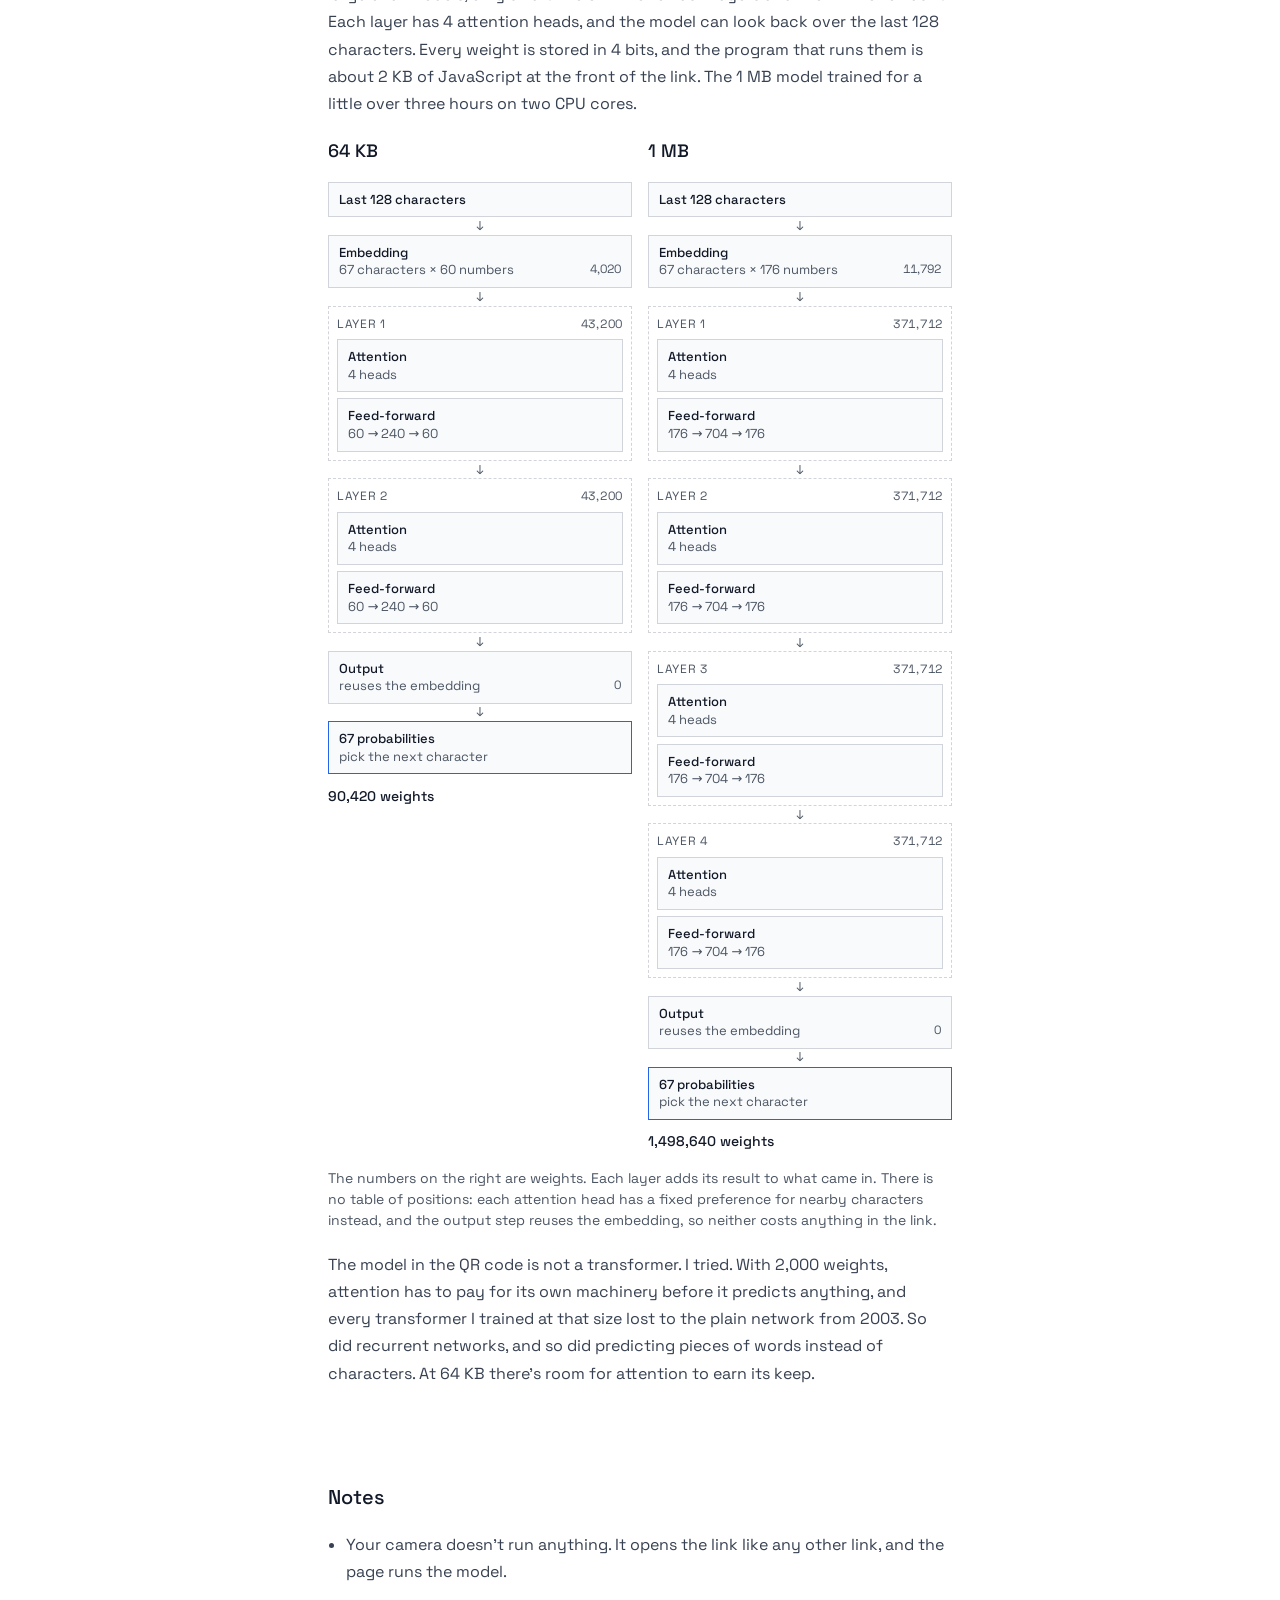
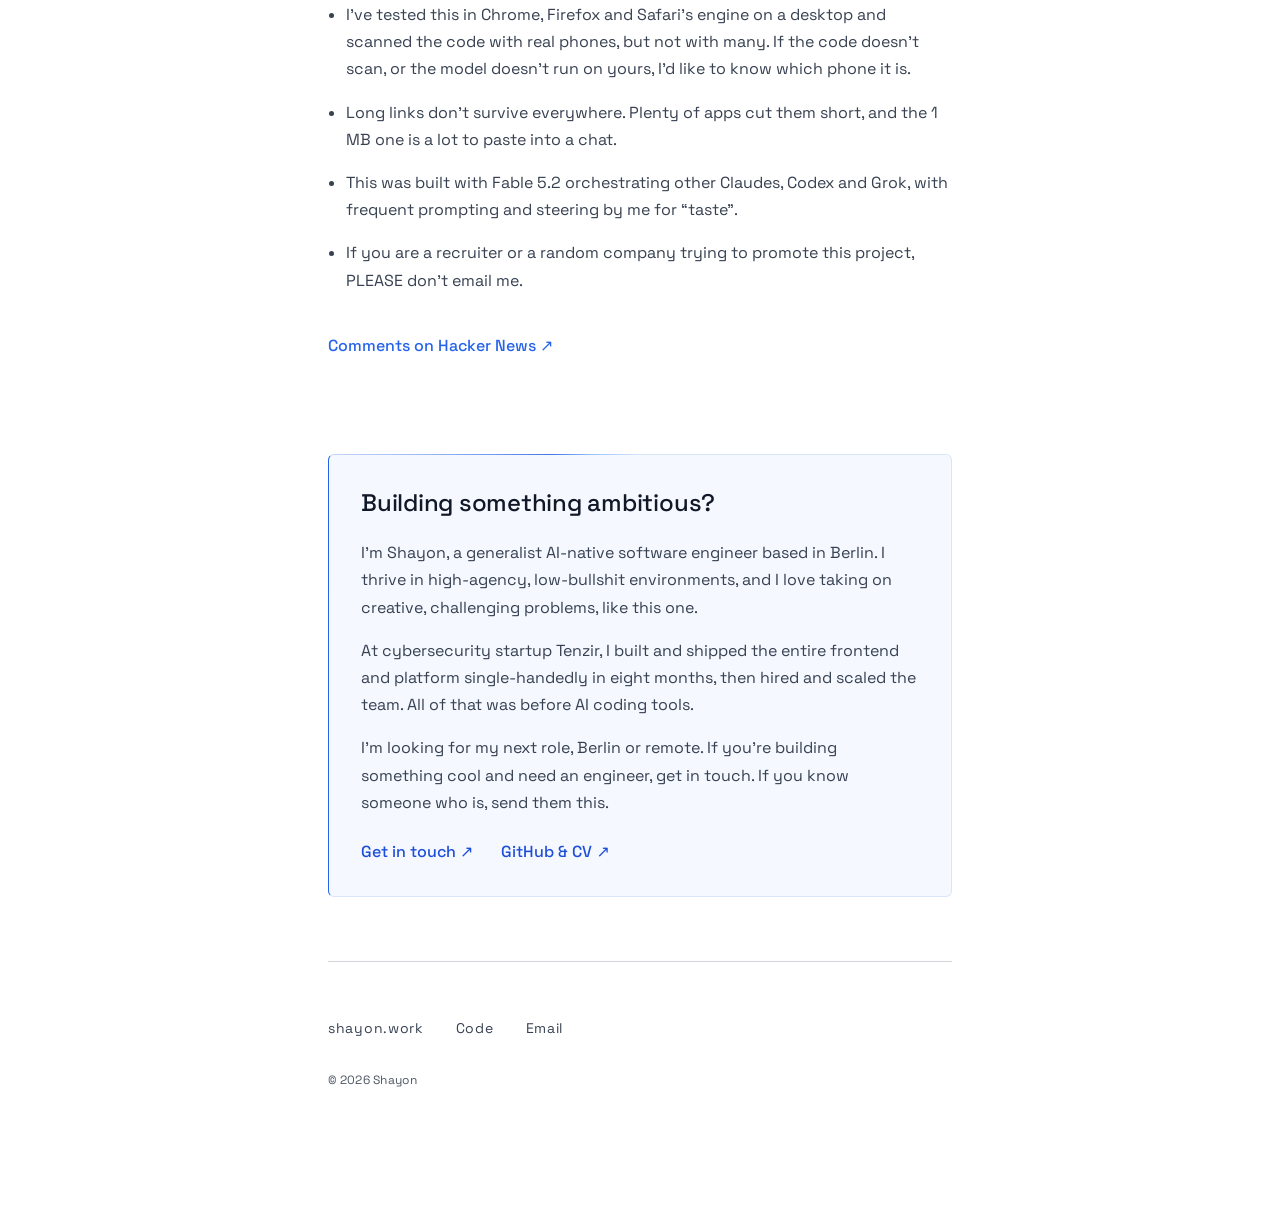
<file: site/home/index.html>
<!doctype html>
<html lang="en">
<head>
<meta charset="utf-8">
<meta name="viewport" content="width=device-width, initial-scale=1">
<title>This QR code is a language model</title>
<meta name="description" content="A small neural network that invents AI model names, packed into a QR code. Scan it and it runs in your browser. Bigger links hold bigger models.">
<meta property="og:title" content="This QR code is a language model">
<meta property="og:description" content="Scan it and it runs in your browser. No server, no download. Bigger links hold bigger models.">
<meta property="og:image" content="https://q.shayon.work/img/og.png">
<meta property="og:url" content="https://q.shayon.work/">
<meta name="twitter:card" content="summary_large_image">
<link rel="stylesheet" href="page.css?v=9">
</head>
<body>
<div class="wrap">

<header>
  <h1>This QR code is a language model</h1>
  <p class="kicker">1,984 weights, 444 characters of JavaScript, no server</p>
  <p class="byline"><a href="https://shayon.work">Shayon</a> · November 2026 · <a href="https://news.ycombinator.com/item?id=50561623">Comments on Hacker News</a></p>
</header>

<div class="hero">
  <figure class="qr">
    <img src="../img/qr.png" width="870" height="870" alt="QR code containing the whole model">
    <figcaption>Point your phone camera at it.</figcaption>
  </figure>
  <div>
    <p class="names-label">Or watch it run here, from the same link:</p>
    <ol class="names" id="names" aria-live="polite"></ol>
  </div>
</div>

<p class="lead">So what language does it model? The names of AI models. It read 1,215 real ones, like <code>gpt-4o-mini</code> and <code>claude-3-5-sonnet</code>, and now it makes up its own. A few are better than the real thing.</p>

<p class="body">Nothing runs on a server. The QR code is a link, and everything after the <code>#</code> in that link is the model: 444 characters of JavaScript and 1,984 weights. Browsers don't send that part of a link to the server, so all q.shayon.work does is hand out a small page that reads the model from the address bar and runs it.</p>

<section id="try">
  <p class="part">Part 1 · The QR code</p>
  <h2>Give it a start</h2>
  <p class="body">Type the beginning of a name and the model writes the rest.</p>
  <div class="toy">
    <input id="toy-input" type="text" value="claude-" maxlength="14" autocomplete="off" autocapitalize="off" autocorrect="off" spellcheck="false" aria-label="Start of a name">
    <button class="btn primary" id="toy-go" type="button">Finish it</button>
  </div>
  <p class="presets" id="presets">Or try
    <button class="chip" type="button" data-start="gpt-">gpt-</button>
    <button class="chip" type="button" data-start="llama">llama</button>
    <button class="chip" type="button" data-start="deepseek-">deepseek-</button>
    <button class="chip" type="button" data-start="q">q</button>
    <button class="chip plain" type="button" data-start="">nothing at all</button>
  </p>
  <p class="toy-name" id="toy-name" aria-live="polite">&nbsp;</p>
  <div class="odds" id="odds" hidden>
    <p class="odds-title" id="odds-title"></p>
    <ol class="odds-rows" id="odds-rows"></ol>
  </div>
  <p class="small" id="toy-hint" hidden>Tap any letter to see what the model was choosing between at that point.</p>
  <p class="body">That's all a language model does. It looks at what's written so far, gives every possible next character a probability, picks one, and goes again. The large models work the same way, with pieces of words instead of characters and billions of weights instead of 1,984.</p>
  <p class="body">This one is tiny, but it's the real thing. It's the design Bengio and his colleagues described in 2003, in a paper called &ldquo;A Neural Probabilistic Language Model&rdquo;.</p>
</section>

<section id="how">
  <h2>How it works</h2>

  <h3>The link</h3>
  <p class="body">The link has four parts.</p>
  <div class="anatomy" role="img" aria-label="The link: address, program length, program, weights">
    <div class="part-host"><code>HTTPS://Q.SHAYON.WORK/#</code><span>address</span></div>
    <div class="part-len"><code>444</code><span>program length</span></div>
    <div class="part-prog"><code>for(n=BigInt(d),W=[],i=1984;…</code><span>program, 444 characters</span></div>
    <div class="part-data"><code>8998716153969059216126…</code><span>weights, 2,959 digits</span></div>
  </div>
  <p class="body">The address is in capitals because QR codes have a compact mode for capital letters, and the scheme and host of a URL don't care about case. The three digits after the <code>#</code> tell the page where the program ends and the weights begin.</p>
  <details class="whole">
    <summary>Show the whole link, all 3,429 characters</summary>
    <div class="link-block" id="link-block" role="img" aria-label="The full link, coloured by part">Loading…</div>
  </details>

  <h3>The weights</h3>
  <p class="body">The network was trained so that every weight is a whole number from &minus;15 to 15. That's 31 possible values, so each weight can be one digit of a number written in base 31. Here it is with the first three weights in the link:</p>
  <div class="table-wrap">
    <table class="worked">
      <tbody>
        <tr><th>Three weights</th><td>&minus;8</td><td>&minus;4</td><td>&minus;5</td></tr>
        <tr><th>Add 15 to each</th><td>7</td><td>11</td><td>10</td></tr>
        <tr><th>Read as one number in base 31</th><td colspan="3">7 × 31² + 11 × 31 + 10 = 7,078</td></tr>
      </tbody>
    </table>
  </div>
  <p class="body">Do that with all 1,984 weights and the number is 2,959 digits long:</p>
  <p class="pack-number" id="pack-number">8998716153969059216126347890566834857996904478345096280655978142 …</p>
  <p class="body">It's stored in decimal because digits are what QR codes store best: 10 bits for every 3 digits. My first version wrote one character per weight, and it needed a much bigger code.</p>
  <div class="table-wrap">
    <table class="layout">
      <thead><tr><th>How a weight is written</th><th>Bits in the QR code</th><th>What fits</th></tr></thead>
      <tbody>
        <tr><td>One character, 61 levels</td><td>8.0</td><td>1,689 weights in a version 36 code</td></tr>
        <tr><td>One big number, 61 levels</td><td>6.0</td><td>1,689 weights in version 30</td></tr>
        <tr><td>One big number, 31 levels</td><td>5.0</td><td>1,984 weights in version 30</td></tr>
      </tbody>
    </table>
  </div>
  <p class="body">The last row is the one in the code above. Coarser weights, but more of them, made a better model. The first line of the program turns the number back into weights:</p>
  <pre class="code">for (n = BigInt(d), W = [], i = 1984; i--; )
  W[i] = Number(n - (n /= 31n) * 31n) - 15;</pre>
  <p class="body"><code>d</code> is the string of digits. Each step divides by 31. The remainder is one weight, and the rest of the number is kept for the next one.</p>

  <h3>The network</h3>
  <p class="body">It writes one character at a time. To pick the next one, it looks at the last three characters it wrote and at how long the name is so far.</p>
  <div class="flow" role="img" aria-label="Last three characters, to 18 numbers, to 29 hidden units, to 39 probabilities, to the next character">
    <div class="flow-box">
      <p class="flow-big"><kbd>m</kbd><kbd>i</kbd><kbd>n</kbd></p>
      <p class="flow-label">last three characters</p>
    </div>
    <div class="flow-box">
      <p class="flow-big">18 + 1</p>
      <p class="flow-label">six numbers per character, plus the length so far</p>
    </div>
    <div class="flow-box">
      <p class="flow-big">29</p>
      <p class="flow-label">hidden units, each a weighted sum through <code>tanh</code></p>
    </div>
    <div class="flow-box">
      <p class="flow-big">39</p>
      <p class="flow-label">probabilities, one per character it knows</p>
    </div>
    <div class="flow-box out">
      <p class="flow-big"><kbd>i</kbd></p>
      <p class="flow-label">picked at random, in proportion</p>
    </div>
  </div>
  <p class="body">The 39 characters are a to z, 0 to 9, dash, dot and an end marker. When it picks the end marker, the name is done. The length input is what stops it from writing names that go on forever.</p>
  <p class="body">Here is the whole network, drawn from the link in the QR code. Every line is one weight.</p>
  <figure class="net">
    <div class="net-scroll"><svg id="net-names" viewBox="0 0 640 330" role="img" aria-label="The network: 19 inputs, 29 hidden units and 39 outputs, with a line for every weight"></svg></div>
    <figcaption>Blue lines push a unit up and orange lines push it down. Stronger lines are bigger weights. That's 1,682 of the 1,984. The rest are the 234 numbers that turn three characters into the dots at the top, and 68 biases.</figcaption>
  </figure>
  <p class="body">All of it lives in one flat list:</p>
  <div class="table-wrap">
    <table class="layout">
      <thead><tr><th>Weights</th><th>Count</th><th>What they are</th></tr></thead>
      <tbody>
        <tr><td>0–233</td><td>39 × 6</td><td>Six numbers for each character</td></tr>
        <tr><td>234–784</td><td>29 × 19</td><td>Hidden layer: 18 inputs and the length, for each unit</td></tr>
        <tr><td>785–813</td><td>29</td><td>Hidden biases</td></tr>
        <tr><td>814–1944</td><td>39 × 29</td><td>Output layer</td></tr>
        <tr><td>1945–1983</td><td>39</td><td>Output biases</td></tr>
      </tbody>
    </table>
  </div>

  <h3>Where it runs</h3>
  <p class="body">On your phone, and nowhere else. A browser splits every link in two before it asks for a page:</p>
  <div class="split" role="img" aria-label="What is sent to the server and what stays on your device">
    <div>
      <p class="split-label">Sent to the server</p>
      <p class="split-code"><code>https://q.shayon.work/</code></p>
    </div>
    <div class="kept">
      <p class="split-label">Stays on your phone</p>
      <p class="split-code"><code>#444for(n=BigInt(d),W=[],i=1984;… 8998716153…</code></p>
    </div>
  </div>
  <ol class="steps">
    <li>Your camera reads the QR code. All it sees is a link, so it opens it in your browser.</li>
    <li>The server gets a request for an empty address and sends back the same 11 KB page it sends for every link. It never sees the model.</li>
    <li>That page reads the rest of the link from the address bar, splits off the program and runs it. It also shows each name and asks for a new one when you tap, which saves room in the QR code.</li>
    <li>The model runs as plain JavaScript. A name takes about 30,000 multiplications, which is nothing for a phone. There's no GPU, no WebAssembly and no library.</li>
  </ol>
</section>

<p class="aside-hire"><a href="#hire">Enjoying this? Shameless plug <span class="bob" aria-hidden="true">↓</span></a></p>

<section id="ladder">
  <p class="part">Part 2 · Longer links</p>
  <h2>If not a QR code, how about a link?</h2>
  <p class="body">A QR code holds about 3 KB, and that's the only reason the model above is so small. A link you click has no such limit. It can be as long as the browser will put up with, so I measured how long that is.</p>
  <ol class="scale" aria-label="Link sizes, drawn to scale">
    <li><span class="scale-name">The QR code</span><span class="scale-bar"><i style="width:.17%"></i></span><span class="scale-size">3.5 KB</span></li>
    <li><span class="scale-name">A longer link</span><span class="scale-bar"><i style="width:3.2%"></i></span><span class="scale-size">64 KB</span></li>
    <li><span class="scale-name">Firefox gives up</span><span class="scale-bar"><i style="width:50%"></i></span><span class="scale-size">1 MB</span></li>
    <li><span class="scale-name">Chrome gives up</span><span class="scale-bar"><i style="width:100%"></i></span><span class="scale-size">2 MB</span></li>
  </ol>
  <p class="body">That's room for a model 300 times bigger. So here is the same job at three link sizes. The job is writing children's stories, learned from TinyStories, a dataset of simple stories made for training small models. All three are running on your device right now, straight from their links.</p>

  <p class="run-all"><button class="btn primary big" id="run-all" type="button">Write three new stories</button></p>

  <ol class="ladder">
    <li class="rung" data-model="../data/payloads/qrstory_url.txt">
      <div class="rung-head">
        <p class="rung-size">3.5 KB</p>
        <span class="rung-what">1,895 weights · would fit in a QR code</span>
      </div>
      <p class="rung-link" aria-hidden="true"></p>
      <p class="rung-desc">It has read a great many children's stories and come away knowing that they contain words.</p>
      <div class="story waiting" aria-live="polite">Waiting to start…</div>
      <div class="actions">
        <button class="btn primary again" type="button" disabled>Write another</button>
        <a class="btn open" href="#" target="_blank" rel="noopener">Open this link <span aria-hidden="true">↗</span></a>
        <span class="speed" aria-hidden="true"></span>
      </div>
    </li>
    <li class="rung" data-model="../data/payloads/t64kfix_url.txt">
      <div class="rung-head">
        <p class="rung-size">64 KB</p>
        <span class="rung-what">90,420 weights</span>
      </div>
      <p class="rung-link" aria-hidden="true"></p>
      <p class="rung-desc">It starts sentences well and loses them halfway through.</p>
      <div class="story waiting" aria-live="polite">Waiting to start…</div>
      <div class="actions">
        <button class="btn primary again" type="button" disabled>Write another</button>
        <a class="btn open" href="#" target="_blank" rel="noopener">Open this link <span aria-hidden="true">↗</span></a>
        <span class="speed" aria-hidden="true"></span>
      </div>
    </li>
    <li class="rung" data-model="../data/payloads/big2_url.txt">
      <div class="rung-head">
        <p class="rung-size">1 MB</p>
        <span class="rung-what">1,498,640 weights</span>
      </div>
      <p class="rung-link" aria-hidden="true"></p>
      <p class="rung-desc">Its sentences mostly work. Its plots don't.</p>
      <div class="story waiting" aria-live="polite">Waiting to start…</div>
      <div class="actions">
        <button class="btn primary again" type="button" disabled>Write another</button>
        <a class="btn open" href="#" target="_blank" rel="noopener">Open this link <span aria-hidden="true">↗</span></a>
        <span class="speed" aria-hidden="true"></span>
      </div>
    </li>
  </ol>

  <p class="body" style="margin-top:1.5rem">The first one is why the QR code writes model names and not stories. A name is a dozen characters with a few habits, like a dash, a version number and a size. That is about as much as 2,000 weights can hold.</p>
  <p class="body">The last one is about as far as this goes. Its link is 1,010,424 characters, just under what Firefox will open.</p>

  <h3>What's inside the bigger ones</h3>
  <p class="body">The 3.5 KB story model is the same kind of network as the one in the QR code, with 33 characters and 32 hidden units. This is its link, drawn the same way:</p>
  <figure class="net">
    <div class="net-scroll"><svg id="net-story" viewBox="0 0 640 330" role="img" aria-label="The 3.5 KB story network: 18 inputs, 32 hidden units and 33 outputs"></svg></div>
    <figcaption>1,632 lines, plus 198 numbers for the characters and 65 biases, makes 1,895 weights.</figcaption>
  </figure>
  <p class="body">The 64 KB and 1 MB models are transformers, the same kind of network as the large chat models, only small. The 64 KB one has 2 layers and the 1 MB one has 4. Each layer has 4 attention heads, and the model can look back over the last 128 characters. Every weight is stored in 4 bits, and the program that runs them is about 2 KB of JavaScript at the front of the link. The 1 MB model trained for a little over three hours on two CPU cores.</p>
  <div class="tf-cols">
    <div class="tf">
      <p class="tf-title">64 KB</p>
      <div class="tf-box"><b>Last 128 characters</b></div>
      <div class="tf-box"><b>Embedding</b><span>67 characters × 60 numbers</span><i>4,020</i></div>
      <div class="tf-layer"><p>Layer 1 <i>43,200</i></p><div class="tf-box"><b>Attention</b><span>4 heads</span></div><div class="tf-box"><b>Feed-forward</b><span>60 → 240 → 60</span></div></div>
      <div class="tf-layer"><p>Layer 2 <i>43,200</i></p><div class="tf-box"><b>Attention</b><span>4 heads</span></div><div class="tf-box"><b>Feed-forward</b><span>60 → 240 → 60</span></div></div>
      <div class="tf-box"><b>Output</b><span>reuses the embedding</span><i>0</i></div>
      <div class="tf-box out"><b>67 probabilities</b><span>pick the next character</span></div>
      <p class="tf-total">90,420 weights</p>
    </div>
    <div class="tf">
      <p class="tf-title">1 MB</p>
      <div class="tf-box"><b>Last 128 characters</b></div>
      <div class="tf-box"><b>Embedding</b><span>67 characters × 176 numbers</span><i>11,792</i></div>
      <div class="tf-layer"><p>Layer 1 <i>371,712</i></p><div class="tf-box"><b>Attention</b><span>4 heads</span></div><div class="tf-box"><b>Feed-forward</b><span>176 → 704 → 176</span></div></div>
      <div class="tf-layer"><p>Layer 2 <i>371,712</i></p><div class="tf-box"><b>Attention</b><span>4 heads</span></div><div class="tf-box"><b>Feed-forward</b><span>176 → 704 → 176</span></div></div>
      <div class="tf-layer"><p>Layer 3 <i>371,712</i></p><div class="tf-box"><b>Attention</b><span>4 heads</span></div><div class="tf-box"><b>Feed-forward</b><span>176 → 704 → 176</span></div></div>
      <div class="tf-layer"><p>Layer 4 <i>371,712</i></p><div class="tf-box"><b>Attention</b><span>4 heads</span></div><div class="tf-box"><b>Feed-forward</b><span>176 → 704 → 176</span></div></div>
      <div class="tf-box"><b>Output</b><span>reuses the embedding</span><i>0</i></div>
      <div class="tf-box out"><b>67 probabilities</b><span>pick the next character</span></div>
      <p class="tf-total">1,498,640 weights</p>
    </div>
  </div>
  <p class="small">The numbers on the right are weights. Each layer adds its result to what came in. There is no table of positions: each attention head has a fixed preference for nearby characters instead, and the output step reuses the embedding, so neither costs anything in the link.</p>
  <p class="body">The model in the QR code is not a transformer. I tried. With 2,000 weights, attention has to pay for its own machinery before it predicts anything, and every transformer I trained at that size lost to the plain network from 2003. So did recurrent networks, and so did predicting pieces of words instead of characters. At 64 KB there's room for attention to earn its keep.</p>
</section>

<section>
  <h2>Notes</h2>
  <ul class="notes">
    <li>Your camera doesn't run anything. It opens the link like any other link, and the page runs the model.</li>
    <li>I've tested this in Chrome, Firefox and Safari's engine on a desktop and scanned the code with real phones, but not with many. If the code doesn't scan, or the model doesn't run on yours, I'd like to know which phone it is.</li>
    <li>Long links don't survive everywhere. Plenty of apps cut them short, and the 1 MB one is a lot to paste into a chat.</li>
    <li>This was built with Fable 5.2 orchestrating other Claudes, Codex and Grok, with frequent prompting and steering by me for &ldquo;taste&rdquo;.</li>
    <li>If you are a recruiter or a random company trying to promote this project, PLEASE don't email me.</li>
  </ul>
</section>

<p class="discuss"><a href="https://news.ycombinator.com/item?id=50561623">Comments on Hacker News <span aria-hidden="true">↗</span></a></p>

<aside class="work-note" id="hire" aria-labelledby="work-heading">
  <h2 id="work-heading">Building something ambitious?</h2>
  <p>I'm Shayon, a generalist AI-native software engineer based in Berlin. I thrive in high-agency, low-bullshit environments, and I love taking on creative, challenging problems, like this one.</p>
  <p>At cybersecurity startup Tenzir, I built and shipped the entire frontend and platform single-handedly in eight months, then hired and scaled the team. All of that was before AI coding tools.</p>
  <p>I'm looking for my next role, Berlin or remote. If you're building something cool and need an engineer, get in touch. If you know someone who is, send them this.</p>
  <div class="links">
    <a href="mailto:hi@shayon.work">Get in touch <span aria-hidden="true">↗</span></a>
    <a href="https://github.com/dit7ya">GitHub &amp; CV <span aria-hidden="true">↗</span></a>
  </div>
</aside>

<footer>
  <div class="links">
    <a href="https://shayon.work">shayon.work</a>
    <a href="https://github.com/dit7ya/link-sized-models">Code</a>
    <a href="mailto:hi@shayon.work">Email</a>
  </div>
  <p class="copy">© 2026 Shayon</p>
</footer>

</div>
<script src="page.js?v=8"></script>
</body>
</html>
</file>
<file: site/home/page.css>
/* Matches shayon.work: Space Grotesk, white/black, Tailwind gray + blue-600, one 42rem column. */
@font-face {
  font-family: 'Space Grotesk';
  font-style: normal;
  font-weight: 400 500;
  font-display: swap;
  src: url(../fonts/space-grotesk-latin.woff2) format('woff2');
}

:root {
  --bg: #fff;
  --text: #111827;        /* gray-900 */
  --text-2: #1f2937;      /* gray-800 */
  --muted: #374151;       /* gray-700 */
  --faint: #4b5563;       /* gray-600 */
  --line: #e5e7eb;        /* gray-200 */
  --line-2: #d1d5db;      /* gray-300 */
  --link: #2563eb;        /* blue-600 */
  --code-bg: #f9fafb;     /* gray-50 */
  --seg-host: #9ca3af;    /* gray-400 */
  --seg-len: #b45309;     /* amber-700 */
  --seg-prog: #2563eb;
  --seg-data: #374151;
  --note-bg: #f5f8ff;
  --note-line: #dbe5fa;
  --note-accent: #2563eb;
  --note-link: #1d4ed8;
  --on-link: #fff;
  --orbit-1: #2563eb1f;
  --orbit-2: #2563ebd9;
  --orbit-3: #93c5fdf2;
  --pick-bg: #eff6ff;
  color-scheme: light;
}

@media (prefers-color-scheme: dark) {
  :root {
    --bg: #000;
    --text: #f3f4f6;      /* gray-100 */
    --text-2: #e5e7eb;    /* gray-200 */
    --muted: #d1d5db;     /* gray-300 */
    --faint: #9ca3af;     /* gray-400 */
    --line: #1f2937;      /* gray-800 */
    --line-2: #374151;    /* gray-700 */
    --link: #60a5fa;      /* blue-400 */
    --code-bg: #0a0a0a;
    --seg-host: #6b7280;
    --seg-len: #f59e0b;
    --seg-prog: #60a5fa;
    --seg-data: #d1d5db;
    --note-bg: #0c1426;
    --note-line: #253657;
    --note-accent: #60a5fa;
    --note-link: #93c5fd;
    --on-link: #000;
    --orbit-1: #60a5fa1f;
    --orbit-2: #60a5fad9;
    --orbit-3: #dbeafef2;
    --pick-bg: #0c1426;
    color-scheme: dark;
  }
}

* { box-sizing: border-box; }

html { -webkit-text-size-adjust: 100%; }

body {
  margin: 0;
  background: var(--bg);
  color: var(--text);
  font-family: 'Space Grotesk', ui-sans-serif, system-ui, -apple-system, BlinkMacSystemFont, 'Segoe UI', Roboto, 'Helvetica Neue', Arial, sans-serif;
  -webkit-font-smoothing: antialiased;
  -moz-osx-font-smoothing: grayscale;
  line-height: 1.5;
}

.wrap {
  max-width: 42rem;
  margin: 0 auto;
  padding: 4rem 1.5rem;
}

@media (min-width: 768px) {
  .wrap { padding: 8rem 1.5rem; }
}

a { color: var(--link); text-decoration: none; text-underline-offset: 4px; }
a:hover { text-decoration: underline; }
a:focus-visible, button:focus-visible { outline: 2px solid var(--link); outline-offset: 4px; }

header { margin-bottom: 4rem; }

h1 {
  font-size: 1.875rem;
  line-height: 2.25rem;
  font-weight: 500;
  letter-spacing: .025em;
  margin: 0 0 .5rem;
}

@media (min-width: 768px) {
  h1 { font-size: 2.25rem; line-height: 2.5rem; }
  header { margin-bottom: 5rem; }
}

.kicker {
  margin: 0;
  font-size: .875rem;
  color: var(--muted);
  letter-spacing: .1em;
  text-transform: uppercase;
}

@media (min-width: 768px) { .kicker { font-size: 1rem; } }

.byline { margin: 1rem 0 0; font-size: .875rem; color: var(--faint); }

h2 {
  font-size: 1.25rem;
  line-height: 1.75rem;
  font-weight: 500;
  margin: 0 0 1.25rem;
}

section { margin-top: 4rem; }
@media (min-width: 768px) { section { margin-top: 6rem; } }

p { margin: 0 0 1.25rem; }

.lead {
  font-size: 1.125rem;
  line-height: 1.75rem;
  color: var(--text-2);
}

@media (min-width: 768px) { .lead { font-size: 1.25rem; line-height: 1.85rem; } }

.body { font-size: 1rem; line-height: 1.7; color: var(--muted); }

.small { font-size: .875rem; color: var(--faint); }

code, .mono {
  font-family: ui-monospace, SFMono-Regular, Menlo, Monaco, Consolas, 'Liberation Mono', 'Courier New', monospace;
  font-size: .875em;
}

/* Hero: the QR code as large as the column allows, its output underneath. */
.hero { margin-bottom: 4rem; }

.qr { margin: 0 0 2.5rem; }

/* 145 modules including the quiet zone; 580px = exactly 4px per module,
   so every module is drawn the same size. Phones use the full width. */
.qr img {
  display: block;
  width: 100%;
  max-width: 580px;
  height: auto;
  image-rendering: pixelated;
  background: #fff;
  border: 1px solid var(--line);
}

.qr figcaption { margin-top: .75rem; font-size: .875rem; color: var(--faint); }

.names-label { margin: 0 0 .75rem; font-size: .875rem; color: var(--faint); }

.names {
  list-style: none;
  margin: 0;
  padding: 0;
  border-top: 1px solid var(--line);
  min-height: 12rem;
  display: grid;
  grid-template-columns: 1fr;
  column-gap: 2rem;
}

@media (min-width: 640px) { .names { grid-template-columns: 1fr 1fr; } }

.names li {
  border-bottom: 1px solid var(--line);
  padding: .55rem 0;
  font-family: ui-monospace, SFMono-Regular, Menlo, Monaco, Consolas, 'Liberation Mono', 'Courier New', monospace;
  font-size: .95rem;
  color: var(--text);
  overflow-wrap: anywhere;
}

.names li.old { color: var(--faint); }

@media (prefers-reduced-motion: no-preference) {
  .names li.new { animation: arrive .35s ease-out; }
  @keyframes arrive { from { opacity: 0; transform: translateY(-.25rem); } to { opacity: 1; transform: none; } }
}

/* The whole link, coloured by part. */
.link-block {
  margin: 0 0 1rem;
  padding: 1rem;
  background: var(--code-bg);
  border: 1px solid var(--line);
  font-family: ui-monospace, SFMono-Regular, Menlo, Monaco, Consolas, 'Liberation Mono', 'Courier New', monospace;
  font-size: .72rem;
  line-height: 1.45;
  overflow-wrap: anywhere;
  word-break: break-all;
  max-height: 22rem;
  overflow-y: auto;
}

.seg-host { color: var(--seg-host); }
.seg-len { color: var(--seg-len); font-weight: 500; }
.seg-prog { color: var(--seg-prog); }
.seg-data { color: var(--seg-data); }

.legend {
  display: flex;
  flex-wrap: wrap;
  gap: .4rem 1.25rem;
  margin: 0 0 2rem;
  padding: 0;
  list-style: none;
  font-size: .875rem;
  color: var(--faint);
}

.legend li::before {
  content: '';
  display: inline-block;
  width: .65rem;
  height: .65rem;
  margin-right: .45rem;
  vertical-align: baseline;
  background: currentColor;
}

.legend .k-host::before { background: var(--seg-host); }
.legend .k-len::before { background: var(--seg-len); }
.legend .k-prog::before { background: var(--seg-prog); }
.legend .k-data::before { background: var(--seg-data); }

/* The ladder: one row per link size. */
.ladder { list-style: none; margin: 2rem 0 0; padding: 0; border-top: 1px solid var(--line); }
.rung { border-bottom: 1px solid var(--line); padding: 1.5rem 0; }

.rung-head {
  display: flex;
  align-items: baseline;
  justify-content: space-between;
  gap: 1rem;
}

.rung-size { font-size: 1.125rem; font-weight: 500; margin: 0; }
.rung-what { font-size: .875rem; color: var(--faint); text-align: right; }

.bar {
  height: .375rem;
  margin: .75rem 0 1rem;
  background: var(--line);
}

.bar span {
  display: block;
  height: 100%;
  min-width: 2px;
  background: var(--link);
}

.rung-desc { margin: 0 0 1rem; font-size: 1rem; line-height: 1.7; color: var(--muted); }

.story {
  margin: 0 0 1rem;
  padding: 1rem 1.1rem;
  border-left: 2px solid var(--line-2);
  min-height: 9rem;
  max-height: 20rem;
  overflow-y: auto;
  font-size: 1rem;
  line-height: 1.7;
  color: var(--text-2);
  white-space: pre-wrap;
}

.story.waiting { color: var(--faint); }
.story.streaming::after { content: '\2589'; color: var(--faint); margin-left: 1px; }

.actions { display: flex; flex-wrap: wrap; gap: .75rem; align-items: center; }

/* Buttons: one filled, one outlined. */
.btn {
  display: inline-block;
  font: inherit;
  font-size: .9375rem;
  font-weight: 500;
  line-height: 1.25rem;
  padding: .6rem 1.1rem;
  border: 1px solid var(--line-2);
  border-radius: .375rem;
  background: none;
  color: var(--text);
  cursor: pointer;
  text-decoration: none;
}

.btn:hover:not(:disabled) { border-color: var(--faint); text-decoration: none; }
.btn:disabled { color: var(--faint); cursor: default; }
.btn.primary { background: var(--link); border-color: var(--link); color: var(--on-link); }
.btn.primary:hover:not(:disabled) { filter: brightness(1.08); border-color: var(--link); }

button.text {
  font: inherit;
  font-size: .875rem;
  padding: 0;
  border: 0;
  background: none;
  color: var(--link);
  cursor: pointer;
}

button.text:hover:not(:disabled) { text-decoration: underline; text-underline-offset: 4px; }
button.text:disabled { color: var(--faint); cursor: default; }

.notes { padding-left: 1.1rem; margin: 0; }
.notes li { margin-bottom: 1rem; font-size: 1rem; line-height: 1.7; color: var(--muted); }

/* Same box as the hiring note on shayon.work. */
.work-note {
  margin-top: 4rem;
  padding: 1.5rem;
  background: var(--note-bg);
  border: 1px solid var(--note-line);
  border-left: 3px solid var(--note-accent);
  border-radius: 0 .375rem .375rem 0;
}

@media (min-width: 768px) { .work-note { padding: 2rem; margin-top: 6rem; } }

.work-note h2 { font-size: 1.5rem; line-height: 1.35; letter-spacing: -.01em; margin-bottom: 1.25rem; }
.work-note p { font-size: 1rem; line-height: 1.7; color: var(--muted); margin-bottom: 1rem; }
.work-note .links { display: flex; flex-wrap: wrap; gap: 1rem 1.75rem; margin-top: 1.5rem; font-weight: 500; }
.work-note a { color: var(--note-link); }

footer {
  margin-top: 4rem;
  padding-top: 2rem;
  border-top: 1px solid var(--line-2);
}

footer .links { display: flex; flex-wrap: wrap; gap: .75rem 2rem; margin: 1.5rem 0; }
footer .links a { font-size: .875rem; color: var(--muted); letter-spacing: .05em; }
footer .links a:hover { color: var(--text); }
footer .copy { font-size: .75rem; color: var(--faint); letter-spacing: .025em; margin: 2rem 0 0; }

/* Model engines run in sandboxed frames that stay inside the viewport,
   so WebKit does not throttle their timers. */
.engine {
  position: fixed;
  right: 0;
  bottom: 0;
  width: 1px;
  height: 1px;
  border: 0;
  opacity: .01;
  pointer-events: none;
}

/* How it works */
h3 {
  font-size: 1.05rem;
  line-height: 1.6rem;
  font-weight: 500;
  margin: 2.5rem 0 .75rem;
  color: var(--text);
}

pre.code {
  margin: 0 0 1.25rem;
  padding: 1rem;
  background: var(--code-bg);
  border: 1px solid var(--line);
  overflow-x: auto;
  font-family: ui-monospace, SFMono-Regular, Menlo, Monaco, Consolas, 'Liberation Mono', 'Courier New', monospace;
  font-size: .8rem;
  line-height: 1.6;
  color: var(--text-2);
}

.table-wrap { overflow-x: auto; margin: 0 0 1.25rem; }

table.layout {
  width: 100%;
  border-collapse: collapse;
  font-size: .9rem;
  color: var(--muted);
}

table.layout th, table.layout td {
  text-align: left;
  padding: .55rem 1rem .55rem 0;
  border-bottom: 1px solid var(--line);
  vertical-align: top;
}

table.layout th { font-weight: 500; color: var(--text); border-bottom-color: var(--line-2); }
table.layout td:first-child { font-family: ui-monospace, SFMono-Regular, Menlo, Monaco, Consolas, 'Liberation Mono', 'Courier New', monospace; font-size: .85rem; white-space: nowrap; }

ol.steps { padding-left: 1.25rem; margin: 0 0 1.25rem; }
ol.steps li { margin-bottom: .9rem; font-size: 1rem; line-height: 1.7; color: var(--muted); padding-left: .25rem; }

strong { font-weight: 500; color: var(--text); }

/* Give it a start */
.toy { display: flex; flex-wrap: wrap; gap: .75rem; margin: 0 0 .75rem; }

.toy input {
  flex: 1 1 12rem;
  min-width: 0;
  font-family: ui-monospace, SFMono-Regular, Menlo, Monaco, Consolas, 'Liberation Mono', 'Courier New', monospace;
  font-size: 1rem;
  line-height: 1.25rem;
  padding: .6rem .75rem;
  border: 1px solid var(--line-2);
  border-radius: .375rem;
  background: var(--bg);
  color: var(--text);
}

.toy input:focus-visible { outline: 2px solid var(--link); outline-offset: 2px; }

.presets { font-size: .875rem; color: var(--faint); margin: 0 0 1.5rem; }
.presets button { margin-left: .6rem; font-family: ui-monospace, SFMono-Regular, Menlo, Monaco, Consolas, monospace; }
.presets button:last-child { font-family: inherit; }

.toy-name {
  margin: 0 0 1.25rem;
  min-height: 2.6rem;
  font-family: ui-monospace, SFMono-Regular, Menlo, Monaco, Consolas, 'Liberation Mono', 'Courier New', monospace;
  font-size: 1.5rem;
  line-height: 2.6rem;
  overflow-wrap: anywhere;
}

@media (min-width: 768px) { .toy-name { font-size: 1.875rem; } }

.toy-name button {
  font: inherit;
  padding: 0;
  border: 0;
  border-bottom: 2px solid transparent;
  background: none;
  color: var(--text);
  cursor: pointer;
}

.toy-name button.given { color: var(--faint); }
.toy-name button.on { border-bottom-color: var(--link); color: var(--link); }
.toy-name .stop { font-size: .75rem; color: var(--faint); letter-spacing: .05em; margin-left: .5em; font-family: 'Space Grotesk', ui-sans-serif, system-ui, sans-serif; }

.odds { margin: 0 0 1rem; padding: 1rem 1.1rem; border: 1px solid var(--line); background: var(--code-bg); }
.odds-title { margin: 0 0 .75rem; font-size: .875rem; color: var(--faint); }
.odds-title code { color: var(--text); }
.odds-rows { list-style: none; margin: 0; padding: 0; }

.odds-rows li {
  display: grid;
  grid-template-columns: 2.5rem 1fr 3.25rem;
  align-items: center;
  gap: .75rem;
  padding: .2rem .4rem;
  margin: 0 -.4rem;
  font-family: ui-monospace, SFMono-Regular, Menlo, Monaco, Consolas, monospace;
  font-size: .875rem;
  color: var(--muted);
}

.odds-rows li.picked { background: var(--pick-bg); color: var(--text); }
.odds-rows .track { height: .5rem; background: var(--line); }
.odds-rows .fill { display: block; height: 100%; min-width: 1px; background: var(--line-2); transition: width .15s ease-out; }
.odds-rows li.picked .fill { background: var(--link); }
.odds-rows .pct { text-align: right; font-variant-numeric: tabular-nums; }

@media (prefers-reduced-motion: reduce) { .odds-rows .fill { transition: none; } }

/* Weights -> digits -> one number */
.pack { margin: 0 0 1.5rem; padding: 1rem 1.1rem; border: 1px solid var(--line); background: var(--code-bg); }
.pack-label { margin: 0 0 .4rem; font-size: .875rem; color: var(--faint); }
.pack-row:last-child .pack-label { margin: 0; color: var(--text); }

.pack-cells {
  display: flex;
  flex-wrap: wrap;
  gap: .3rem;
  margin: 0;
  font-family: ui-monospace, SFMono-Regular, Menlo, Monaco, Consolas, monospace;
  font-size: .8rem;
}

.pack-cells span {
  min-width: 2.1rem;
  padding: .2rem .3rem;
  text-align: center;
  border: 1px solid var(--line-2);
  background: var(--bg);
  color: var(--text);
}

.pack-cells span.gap { border-color: transparent; background: none; color: var(--faint); min-width: 0; }

.pack-number {
  margin: 0;
  font-family: ui-monospace, SFMono-Regular, Menlo, Monaco, Consolas, monospace;
  font-size: .8rem;
  color: var(--seg-data);
  overflow-wrap: anywhere;
}

.pack-arrow { margin: .6rem 0; font-size: .8rem; color: var(--faint); }

/* Part labels */
.part { margin: 0 0 .5rem; font-size: .8125rem; letter-spacing: .1em; text-transform: uppercase; color: var(--faint); }

/* Preset starts */
.presets { display: flex; flex-wrap: wrap; align-items: center; gap: .5rem; }
.presets button { margin-left: 0; }
.chip {
  font-family: ui-monospace, SFMono-Regular, Menlo, Monaco, Consolas, monospace;
  font-size: .8125rem;
  line-height: 1.25rem;
  padding: .2rem .6rem;
  border: 1px solid var(--line-2);
  border-radius: 999px;
  background: none;
  color: var(--muted);
  cursor: pointer;
}
.chip.plain { font-family: inherit; }
.chip:hover { border-color: var(--link); color: var(--link); }

/* The link, taken apart */
.anatomy { display: flex; flex-wrap: wrap; gap: 1rem .5rem; margin: 0 0 1.25rem; }
.anatomy > div { min-width: 0; }
.anatomy code { display: block; font-size: .8125rem; white-space: nowrap; overflow: hidden; text-overflow: ellipsis; padding-bottom: .35rem; }
.anatomy span {
  display: block;
  padding-top: .3rem;
  border-top: 2px solid currentColor;
  font-size: .75rem;
  white-space: nowrap;
}
.anatomy .part-host { color: var(--seg-host); }
.anatomy .part-len { color: var(--seg-len); }
.anatomy .part-prog { color: var(--seg-prog); }
.anatomy .part-data { color: var(--seg-data); }

details.whole { margin: 0 0 1.25rem; }
details.whole summary { cursor: pointer; font-size: .875rem; color: var(--link); margin-bottom: .75rem; }
details.whole .link-block { margin-bottom: 0; }

/* Worked example */
table.worked { border-collapse: collapse; font-size: .9rem; color: var(--muted); }
table.worked th { text-align: left; font-weight: 400; color: var(--faint); padding: .45rem 1.5rem .45rem 0; }
table.worked td {
  font-family: ui-monospace, SFMono-Regular, Menlo, Monaco, Consolas, monospace;
  font-size: .875rem;
  color: var(--text);
  padding: .45rem .9rem;
  border: 1px solid var(--line-2);
  text-align: center;
  white-space: nowrap;
}
table.worked tr:last-child td { text-align: left; background: var(--code-bg); }

.pack-number { margin: 0 0 1.25rem; padding: .75rem 1rem; border: 1px solid var(--line); background: var(--code-bg); }

/* The network, left to right */
.flow { display: grid; grid-template-columns: 1fr; gap: 1.6rem; margin: 0 0 1.5rem; }
.flow-box { position: relative; padding: .8rem .9rem; border: 1px solid var(--line-2); background: var(--code-bg); }
.flow-box.out { border-color: var(--link); }
.flow-box + .flow-box::before {
  content: '\2193';
  position: absolute;
  top: -1.45rem;
  left: 50%;
  transform: translateX(-50%);
  color: var(--faint);
  font-size: .9rem;
}
.flow-big { margin: 0 0 .3rem; font-size: 1.25rem; font-weight: 500; color: var(--text); white-space: nowrap; }
.flow-label { margin: 0; font-size: .8125rem; line-height: 1.35; color: var(--faint); }
kbd {
  display: inline-block;
  min-width: 1.5em;
  margin-right: .2em;
  padding: 0 .3em;
  text-align: center;
  font-family: ui-monospace, SFMono-Regular, Menlo, Monaco, Consolas, monospace;
  font-size: 1rem;
  border: 1px solid var(--line-2);
  background: var(--bg);
}
.flow-box.out kbd { border-color: var(--link); color: var(--link); }

@media (min-width: 640px) {
  .flow { grid-template-columns: repeat(5, 1fr); gap: 1.4rem; }
  .flow-box + .flow-box::before { content: '\2192'; top: 50%; left: -1.15rem; transform: translateY(-50%); }
}

/* What the server sees */
.split { display: grid; grid-template-columns: 1fr; margin: 0 0 1.5rem; border: 1px solid var(--line-2); }
.split > div { padding: .8rem 1rem; min-width: 0; }
.split .kept { background: var(--pick-bg); border-top: 1px dashed var(--line-2); }
.split-label { margin: 0 0 .25rem; font-size: .75rem; letter-spacing: .08em; text-transform: uppercase; color: var(--faint); }
.split-code { margin: 0; overflow-wrap: anywhere; color: var(--text); }
@media (min-width: 640px) {
  .split { grid-template-columns: auto 1fr; }
  .split .kept { border-top: 0; border-left: 1px dashed var(--line-2); }
}

/* Link sizes to scale */
.scale { list-style: none; margin: 0 0 1.5rem; padding: 0; }
.scale li { display: grid; grid-template-columns: 8.5rem 1fr 3.5rem; align-items: center; gap: .75rem; padding: .3rem 0; font-size: .875rem; color: var(--muted); }
.scale-bar { height: .5rem; background: var(--line); }
.scale-bar i { display: block; height: 100%; min-width: 2px; background: var(--link); }
.scale li:nth-child(n+3) .scale-bar i { background: var(--seg-len); }
.scale-size { text-align: right; font-variant-numeric: tabular-nums; color: var(--text); }
@media (max-width: 420px) { .scale li { grid-template-columns: 6.5rem 1fr 3.25rem; font-size: .8125rem; } }

/* Story demos */
.run-all { margin: 0 0 .5rem; }
.btn.big { font-size: 1rem; padding: .75rem 1.4rem; }
.rung-size { font-size: 1.5rem; }
.rung-head { margin-bottom: .5rem; }
.rung-link {
  margin: 0 0 .9rem;
  font-family: ui-monospace, SFMono-Regular, Menlo, Monaco, Consolas, monospace;
  font-size: .72rem;
  color: var(--faint);
  white-space: nowrap;
  overflow: hidden;
  text-overflow: ellipsis;
}
.rung-link b { font-weight: 400; color: var(--seg-prog); }
.speed { margin-left: auto; font-size: .8125rem; color: var(--faint); font-variant-numeric: tabular-nums; }
.story { background: var(--code-bg); border: 1px solid var(--line); border-left: 2px solid var(--link); }

@media (min-width: 640px) {
  .anatomy { flex-wrap: nowrap; }
  .anatomy .part-prog, .anatomy .part-data { flex: 1 1 0; }
}

.rung-link { display: flex; gap: .4em; overflow: visible; }
.rung-link b { flex: 0 1 auto; min-width: 0; overflow: hidden; text-overflow: ellipsis; }
.rung-link span { flex: none; }

/* Networks drawn from their links */
.net { margin: 0 0 1.5rem; }
.net-scroll { overflow-x: auto; border: 1px solid var(--line); background: var(--code-bg); }
.net svg { display: block; width: 100%; min-width: 520px; height: auto; }
.net figcaption { margin-top: .6rem; font-size: .875rem; line-height: 1.5; color: var(--faint); }
.net text { paint-order: stroke; stroke: var(--code-bg); stroke-width: 3px; stroke-linejoin: round; font-family: 'Space Grotesk', ui-sans-serif, system-ui, sans-serif; font-size: 9px; fill: var(--faint); }
.net text.ch { font-family: ui-monospace, SFMono-Regular, Menlo, Monaco, Consolas, monospace; font-size: 8px; fill: var(--muted); text-anchor: middle; }
.net text.mid { text-anchor: middle; }
.net .pos { stroke: var(--seg-prog); }
.net .neg { stroke: var(--seg-len); }
.net circle, .net rect { fill: var(--bg); stroke: var(--faint); stroke-width: 1; }
.net circle.hid { stroke: var(--text); }

/* Transformers, block by block */
.tf-cols { display: grid; grid-template-columns: 1fr 1fr; gap: 1rem; align-items: start; margin: 0 0 1rem; }
.tf { display: grid; gap: 1.1rem; min-width: 0; }
.tf-title { margin: 0; font-size: 1.125rem; font-weight: 500; color: var(--text); }
.tf-box, .tf-layer { position: relative; }
.tf-box { padding: .5rem .65rem; border: 1px solid var(--line-2); background: var(--code-bg); font-size: .8125rem; line-height: 1.35; }
.tf-box b { display: block; font-weight: 500; color: var(--text); }
.tf-box span { color: var(--faint); }
.tf-box i, .tf-layer p i { float: right; font-style: normal; font-variant-numeric: tabular-nums; color: var(--faint); font-size: .75rem; }
.tf-box.out { border-color: var(--link); }
.tf-layer { display: grid; gap: .4rem; padding: .5rem; border: 1px dashed var(--line-2); }
.tf-layer p { margin: 0; font-size: .75rem; letter-spacing: .06em; text-transform: uppercase; color: var(--faint); }
.tf > .tf-box + .tf-box::before, .tf > .tf-box + .tf-layer::before, .tf > .tf-layer + .tf-layer::before, .tf > .tf-layer + .tf-box::before {
  content: '\2193';
  position: absolute;
  top: -1.2rem;
  left: 50%;
  transform: translateX(-50%);
  color: var(--faint);
  font-size: .8rem;
}
.tf-total { margin: -.4rem 0 0; font-size: .875rem; font-weight: 500; color: var(--text); }
@media (max-width: 420px) { .tf-cols { gap: .6rem; } .tf-box { padding: .45rem .5rem; font-size: .75rem; } .tf-layer { padding: .35rem; } }

.aside-hire { margin: 4rem 0 0; padding: 1rem 0; border-top: 1px solid var(--line); border-bottom: 1px solid var(--line); font-size: 1rem; }
html { scroll-behavior: smooth; }
@media (prefers-reduced-motion: reduce) { html { scroll-behavior: auto; } }

/* The pointer to the hiring note: centred, with an arrow that nods. */
.aside-hire { text-align: center; padding: 1.25rem 0; }
.aside-hire a { font-weight: 500; }
.aside-hire a:hover { text-decoration: none; }
.aside-hire .bob { display: inline-block; margin-left: .25em; }

/* A slow light travelling round the hiring note while it is on screen. */
@property --note-angle { syntax: "<angle>"; inherits: false; initial-value: 0deg; }
.work-note { position: relative; isolation: isolate; border-left-width: 1px; border-radius: .375rem; }
.work-note::after {
  content: '';
  position: absolute;
  inset: -1px;
  z-index: -1;
  padding: 1px;
  border-radius: inherit;
  pointer-events: none;
  background: conic-gradient(from var(--note-angle), transparent 0deg 285deg, var(--orbit-1) 305deg, var(--orbit-2) 338deg, var(--orbit-3) 348deg, transparent 360deg);
  -webkit-mask: linear-gradient(#fff 0 0) content-box, linear-gradient(#fff 0 0);
  -webkit-mask-composite: xor;
  mask: linear-gradient(#fff 0 0) content-box, linear-gradient(#fff 0 0);
  mask-composite: exclude;
  opacity: .55;
}

@media (prefers-reduced-motion: no-preference) {
  .aside-hire .bob { animation: bob 1.8s ease-in-out infinite; }
  @keyframes bob { 0%, 100% { transform: translateY(-1px); } 50% { transform: translateY(4px); } }
  .work-note::after { opacity: 1; animation: note-orbit 14s linear infinite paused; }
  .work-note.in-view::after { animation-play-state: running; }
  @keyframes note-orbit { to { --note-angle: 360deg; } }
}

.discuss { margin: 2.5rem 0 0; font-size: 1rem; font-weight: 500; }
</file>
